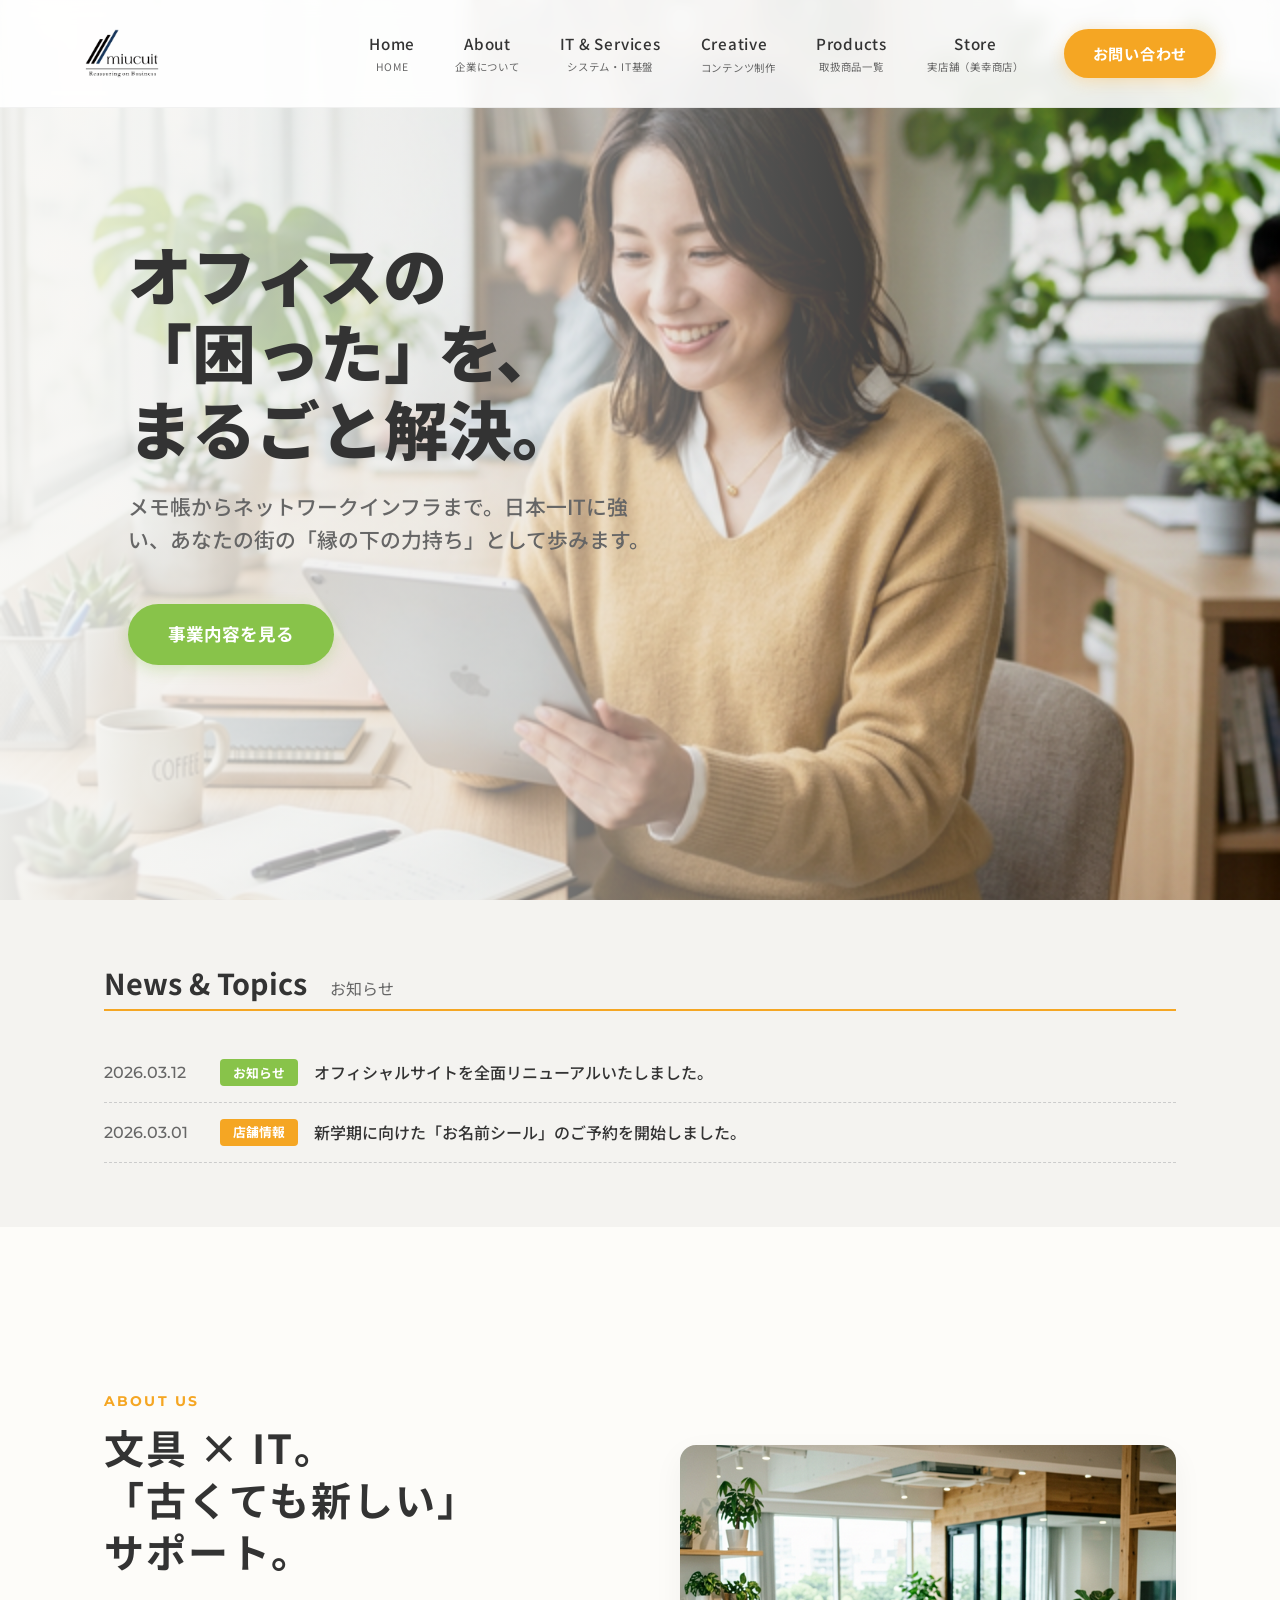
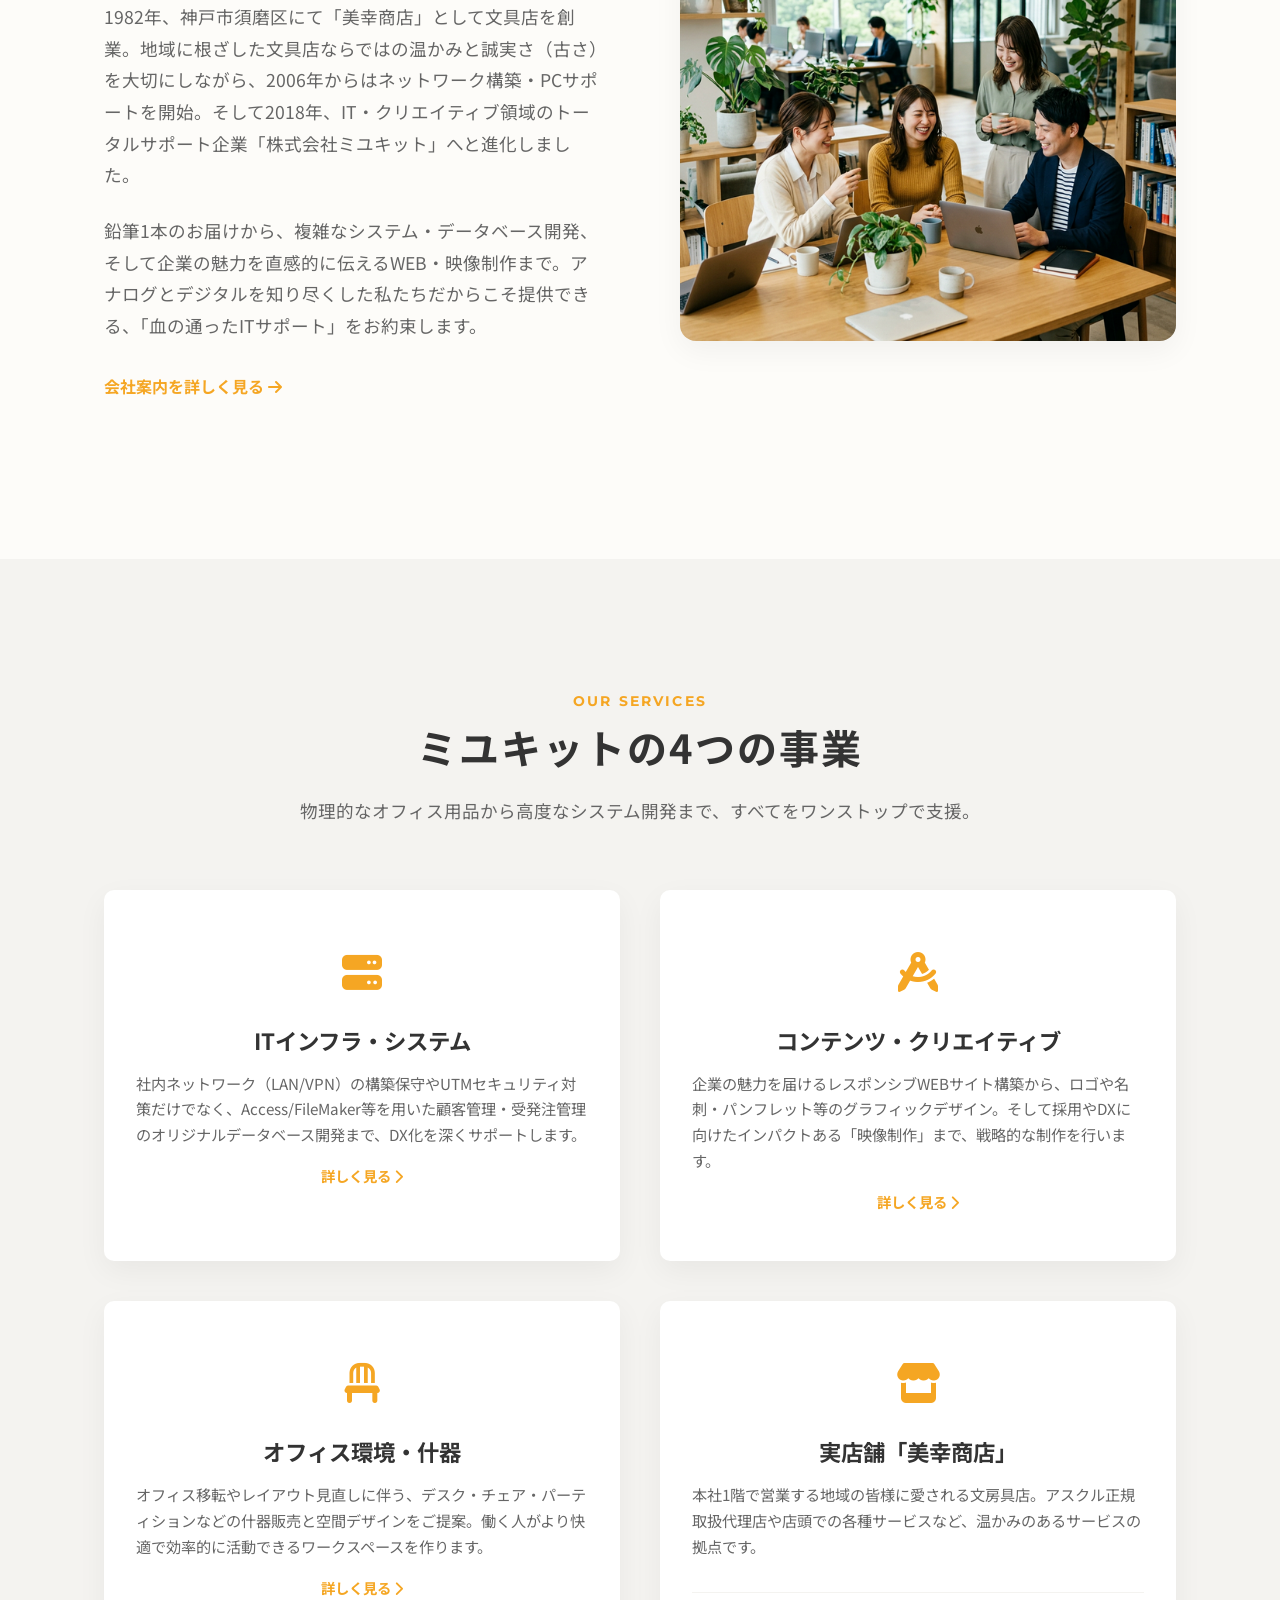
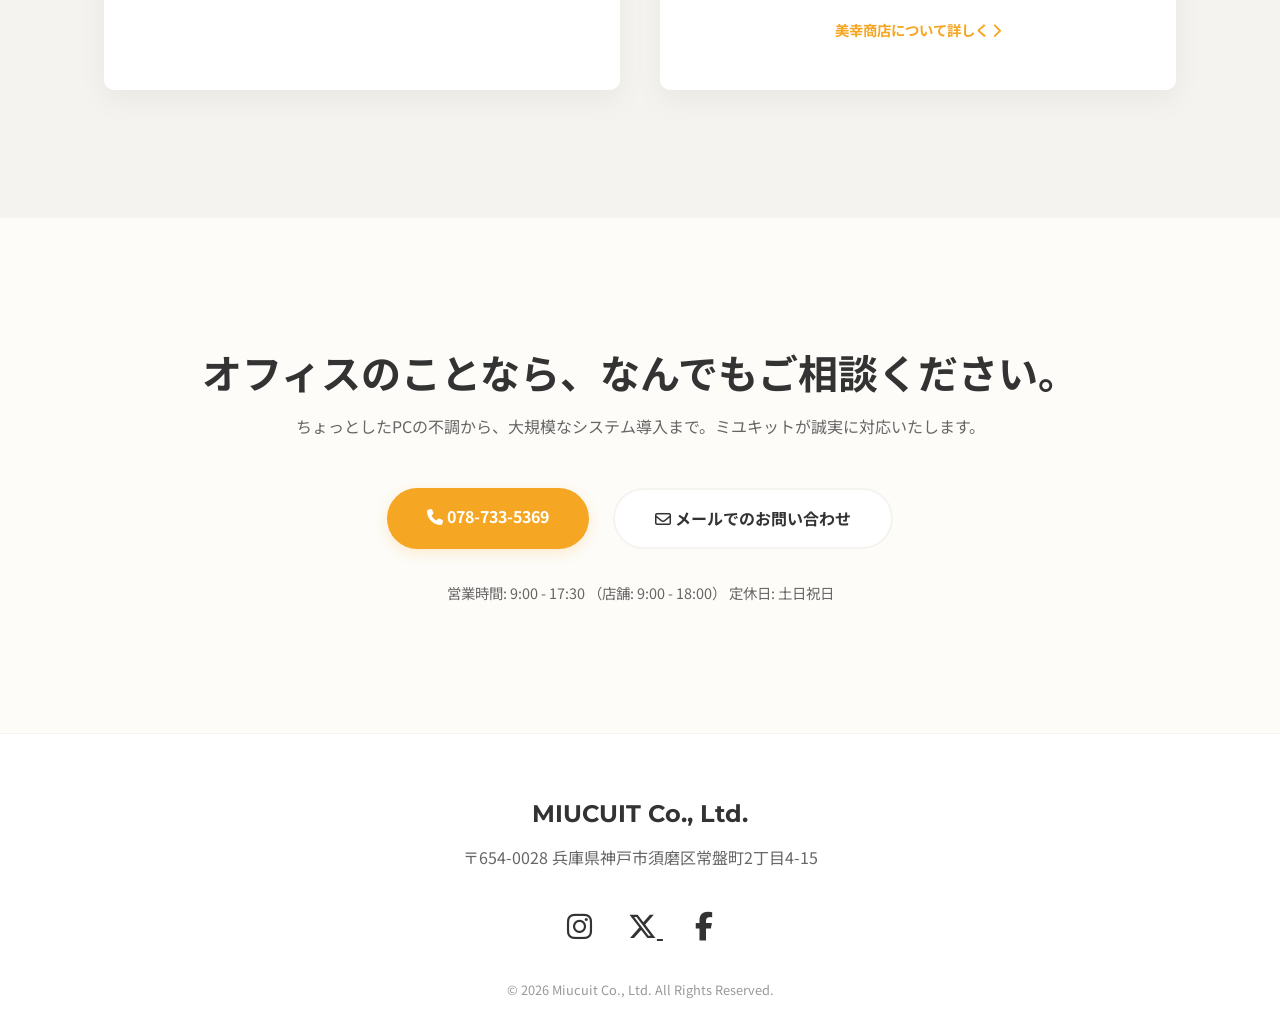
<file: index.html>
<!DOCTYPE html>
<html lang="ja">
<head>
    <meta charset="UTF-8">
    <meta name="viewport" content="width=device-width, initial-scale=1.0">
    <title>株式会社ミユキット - 文具 × ITでオフィスの「困った」をまるごと解決。</title>
    <meta name="description" content="1982年創業、神戸市須磨区の「日本一ITに強いあなたのまちの文具店」。OA機器販売、ネットワーク構築、コンテンツ制作から店舗での事務用品販売まで、オフィスのITインフラを総合サポートします。">
    <!-- Font Awesome for friendly icons -->
    <link rel="stylesheet" href="https://cdnjs.cloudflare.com/ajax/libs/font-awesome/6.4.0/css/all.min.css">
    <!-- Google Fonts: Noto Sans JP & Montserrat for modern, friendly typography -->
    <link rel="preconnect" href="https://fonts.googleapis.com">
    <link rel="preconnect" href="https://fonts.gstatic.com" crossorigin>
    <link href="https://fonts.googleapis.com/css2?family=Montserrat:wght@400;500;700&family=Noto+Sans+JP:wght@400;500;700;900&display=swap" rel="stylesheet">
    <link rel="stylesheet" href="styles.css">
    <link rel="icon" href="favicon.ico" type="image/x-icon">
</head>
<body>
    <!-- Clean, Friendly Navigation -->
    <header class="navbar">
        <div class="nav-container">
            <a href="index.html" class="logo"><img src="miucuit_logo.png" alt="ミユキット ロゴ"></a>
            
            <!-- Hamburger Menu Toggle -->
            <div class="menu-toggle" id="mobile-menu">
                <span></span>
                <span></span>
                <span></span>
            </div>

            <nav class="nav-links" id="nav-links">
                <a href="index.html">Home<span class="en">HOME</span></a>
                <a href="company.html">About<span class="en">企業について</span></a>
                <a href="service.html">IT & Services<span class="en">システム・IT基盤</span></a>
                
                <!-- Dropdown Menu -->
                <div class="has-dropdown">
                    <span class="nav-item-title">Creative<span class="en">コンテンツ制作</span></span>
                    <div class="dropdown-menu">
                        <a href="service.html#web">WEBサイト・グラフィック制作</a>
                        <a href="video.html">成果の出る動画・映像制作</a>
                    </div>
                </div>

                <a href="products.html">Products<span class="en">取扱商品一覧</span></a>
                <a href="store.html">Store<span class="en">実店舗（美幸商店）</span></a>
                <a href="#contact" class="nav-contact-btn">お問い合わせ</a>
            </nav>
        </div>
    </header>

    <!-- Hero Section (Friendly Office Vibe) -->
    <section id="home" class="hero">
        <img class="bg-img" src="index_friendly_staff.png" alt="ミユキットの親しみやすいオフィス打ち合わせ風景">
        <div class="hero-content">
            <h1 class="hero-title fade-up">オフィスの「困った」<span style="letter-spacing: -0.1em; margin-left: -0.15em;">を、</span><br>まるごと解決。</h1>
            <p class="hero-subtitle fade-up delay-1">メモ帳からネットワークインフラまで。日本一ITに強い、あなたの街の「縁の下の力持ち」として歩みます。</p>
            <a href="#services" class="hero-btn fade-up delay-2">事業内容を見る</a>
        </div>
    </section>

    <!-- News & Topics Section -->
    <section id="news" class="bg-light-gray" style="padding: 4rem 0;">
        <div class="container fade-up">
            <div style="display: flex; align-items: baseline; justify-content: space-between; margin-bottom: 2rem; border-bottom: 2px solid var(--accent-orange); padding-bottom: 0.5rem;">
                <h2 style="font-size: 1.8rem; color: var(--primary-text);">News & Topics <span style="font-size: 1rem; color: var(--secondary-text); margin-left: 1rem; font-weight: 400;">お知らせ</span></h2>
            </div>
            <!-- 手動更新用のお知らせリスト -->
            <ul style="list-style: none; padding: 0;">
                <li style="padding: 1rem 0; border-bottom: 1px dashed #ccc; display: flex; flex-wrap: wrap; gap: 1rem; align-items: center;">
                    <div style="display: flex; gap: 1rem; align-items: center;">
                        <span style="font-family: 'Montserrat', sans-serif; color: var(--secondary-text); font-weight: 500; min-width: 100px;">2026.03.12</span>
                        <span style="background-color: var(--accent-green); color: white; padding: 0.2rem 0.8rem; border-radius: 4px; font-size: 0.8rem; font-weight: 700;">お知らせ</span>
                    </div>
                    <a href="#" style="color: var(--primary-text); text-decoration: none; font-weight: 500; flex: 1; min-width: 250px;">オフィシャルサイトを全面リニューアルいたしました。</a>
                </li>
                <li style="padding: 1rem 0; border-bottom: 1px dashed #ccc; display: flex; flex-wrap: wrap; gap: 1rem; align-items: center;">
                    <div style="display: flex; gap: 1rem; align-items: center;">
                        <span style="font-family: 'Montserrat', sans-serif; color: var(--secondary-text); font-weight: 500; min-width: 100px;">2026.03.01</span>
                        <span style="background-color: var(--accent-orange); color: white; padding: 0.2rem 0.8rem; border-radius: 4px; font-size: 0.8rem; font-weight: 700;">店舗情報</span>
                    </div>
                    <a href="#" style="color: var(--primary-text); text-decoration: none; font-weight: 500; flex: 1; min-width: 250px;">新学期に向けた「お名前シール」のご予約を開始しました。</a>
                </li>
            </ul>
        </div>
    </section>

    <!-- About Section -->
    <section id="about" class="about-section">
        <div class="container fade-up">
            <div class="about-grid">
                <div class="about-text">
                    <span class="section-tag">About Us</span>
                    <h2 class="section-title"><span class="inline-block-text">文具 × IT。</span><br><span class="inline-block-text">「古くても新しい」サポート。</span></h2>
                    <p class="about-desc">
                        1982年、神戸市須磨区にて「美幸商店」として文具店を創業。地域に根ざした文具店ならではの温かみと誠実さ（古さ）を大切にしながら、2006年からはネットワーク構築・PCサポートを開始。そして2018年、IT・クリエイティブ領域のトータルサポート企業「株式会社ミユキット」へと進化しました。
                    </p>
                    <p class="about-desc" style="margin-bottom: 2rem;">
                        鉛筆1本のお届けから、複雑なシステム・データベース開発、そして企業の魅力を直感的に伝えるWEB・映像制作まで。アナログとデジタルを知り尽くした私たちだからこそ提供できる、「血の通ったITサポート」をお約束します。
                    </p>
                    <a href="company.html" style="color: var(--accent-orange); font-weight: 700; text-decoration: none;">会社案内を詳しく見る <i class="fa-solid fa-arrow-right"></i></a>
                </div>
                <div class="about-image-wrapper">
                     <!-- 既存オフィス画像を再構成配置 -->
                     <img src="modern_friendly_office_1_1773296498504.png" alt="ミユキットの明るいオフィス風景" id="index-about-image" class="about-image">
                </div>
            </div>
        </div>
    </section>

    <!-- Services Section -->
    <section id="services" class="services-section bg-light-gray">
        <div class="container">
            <div class="section-header center fade-up">
                <span class="section-tag">Our Services</span>
                <h2 class="section-title">ミユキットの4つの事業</h2>
                <p class="section-subtitle">物理的なオフィス用品から高度なシステム開発まで、すべてをワンストップで支援。</p>
            </div>

            <div class="services-grid grid-2">
                <!-- Service 1 -->
                <div class="service-card fade-up delay-1">
                    <div class="service-icon"><i class="fa-solid fa-server"></i></div>
                    <h3 class="service-title"><span class="inline-block-text">ITインフラ・</span><span class="inline-block-text">システム</span></h3>
                    <p class="service-desc" style="margin-bottom: 1rem;">
                        社内ネットワーク（LAN/VPN）の構築保守やUTMセキュリティ対策だけでなく、Access/FileMaker等を用いた顧客管理・受発注管理のオリジナルデータベース開発まで、DX化を深くサポートします。
                    </p>
                    <a href="service.html" style="font-size: 0.9rem; color: var(--accent-orange); font-weight: 700; text-decoration: none;">詳しく見る <i class="fa-solid fa-chevron-right"></i></a>
                </div>

                <!-- Service 2 -->
                <div class="service-card fade-up delay-2">
                    <div class="service-icon"><i class="fa-solid fa-compass-drafting"></i></div>
                    <h3 class="service-title"><span class="inline-block-text">コンテンツ・</span><span class="inline-block-text">クリエイティブ</span></h3>
                    <p class="service-desc" style="margin-bottom: 1rem;">
                        企業の魅力を届けるレスポンシブWEBサイト構築から、ロゴや名刺・パンフレット等のグラフィックデザイン。そして採用やDXに向けたインパクトある「映像制作」まで、戦略的な制作を行います。
                    </p>
                    <a href="service.html#web" style="font-size: 0.9rem; color: var(--accent-orange); font-weight: 700; text-decoration: none;">詳しく見る <i class="fa-solid fa-chevron-right"></i></a>
                </div>

                <!-- Service 3 -->
                <div class="service-card fade-up delay-3">
                    <div class="service-icon"><i class="fa-solid fa-chair"></i></div>
                    <h3 class="service-title"><span class="inline-block-text">オフィス環境・</span><span class="inline-block-text">什器</span></h3>
                    <p class="service-desc" style="margin-bottom: 1rem;">
                        オフィス移転やレイアウト見直しに伴う、デスク・チェア・パーティションなどの什器販売と空間デザインをご提案。働く人がより快適で効率的に活動できるワークスペースを作ります。
                    </p>
                    <a href="service.html#furniture" style="font-size: 0.9rem; color: var(--accent-orange); font-weight: 700; text-decoration: none;">詳しく見る <i class="fa-solid fa-chevron-right"></i></a>
                </div>

                <!-- Service 4 -->
                <div class="service-card fade-up delay-4" id="shop">
                    <div class="service-icon"><i class="fa-solid fa-store"></i></div>
                    <h3 class="service-title"><span class="inline-block-text">実店舗</span><span class="inline-block-text">「美幸商店」</span></h3>
                    <p class="service-desc" style="margin-bottom: 2rem;">
                        本社1階で営業する地域の皆様に愛される文房具店。アスクル正規取扱代理店や店頭での各種サービスなど、温かみのあるサービスの拠点です。
                    </p>
                    <div style="margin-top: auto; padding-top: 1.5rem; border-top: 1px solid var(--bg-light-gray);">
                        <a href="store.html" style="font-size: 0.9rem; color: var(--accent-orange); font-weight: 700; text-decoration: none;">美幸商店について詳しく <i class="fa-solid fa-chevron-right"></i></a>
                    </div>
                </div>
            </div>
        </div>
    </section>

    <!-- Contact CTA Section -->
    <section id="contact" class="cta-section">
        <div class="container center fade-up">
            <h2 class="cta-title">オフィスのことなら、なんでもご相談ください。</h2>
            <p class="cta-desc">ちょっとしたPCの不調から、大規模なシステム導入まで。ミユキットが誠実に対応いたします。</p>
            <div class="cta-actions">
                <a href="tel:078-733-5369" class="btn btn-primary"><i class="fa-solid fa-phone"></i> 078-733-5369</a>
                <a href="mailto:info@miucuit.jp" class="btn btn-secondary"><i class="fa-regular fa-envelope"></i> メールでのお問い合わせ</a>
            </div>
            <p class="business-hours">営業時間: 9:00 - 17:30 （店舗: 9:00 - 18:00） 定休日: 土日祝日</p>
        </div>
    </section>

    <!-- Footer -->
    <footer class="site-footer">
        <div class="container center">
            <h2 class="footer-logo">MIUCUIT Co., Ltd.</h2>
            <p class="footer-address">〒654-0028 兵庫県神戸市須磨区常盤町2丁目4-15</p>
            
            <div class="footer-socials" style="margin: 2rem 0;">
                <a href="https://www.instagram.com/miucuitjp/?hl=ja" target="_blank" rel="noopener noreferrer" style="color: var(--primary-text); font-size: 1.8rem; margin: 0 1rem; transition: color 0.3s;"><i class="fa-brands fa-instagram"></i></a>
                <a href="https://x.com/miucuitjp" target="_blank" rel="noopener noreferrer" style="color: var(--primary-text); font-size: 1.8rem; margin: 0 1rem; transition: color 0.3s;">
                    <svg xmlns="http://www.w3.org/2000/svg" height="1em" viewBox="0 0 512 512" style="fill: currentColor; vertical-align: -0.125em;"><!--! Font Awesome Free 6.4.0 by @fontawesome - https://fontawesome.com License - https://fontawesome.com/license (Commercial License) Copyright 2023 Fonticons, Inc. --><path d="M389.2 48h70.6L305.6 224.2 487 464H345L233.7 318.6 106.5 464H35.8L200.7 275.5 26.8 48H172.4L272.9 180.9 389.2 48zM364.4 421.8h39.1L151.1 88h-42L364.4 421.8z"/></svg>
                </a>
                <a href="https://ja-jp.facebook.com/miucuitjp/" target="_blank" rel="noopener noreferrer" style="color: var(--primary-text); font-size: 1.8rem; margin: 0 1rem; transition: color 0.3s;"><i class="fa-brands fa-facebook-f"></i></a>
            </div>

            <p class="copyright">&copy; 2026 Miucuit Co., Ltd. All Rights Reserved.</p>
        </div>
    </footer>

    <!-- Responsive Navigation Logic -->
    <script>
        document.addEventListener('DOMContentLoaded', () => {
            const mobileMenu = document.getElementById('mobile-menu');
            const navLinks = document.getElementById('nav-links');
            
            if (mobileMenu && navLinks) {
                mobileMenu.addEventListener('click', () => {
                    mobileMenu.classList.toggle('active');
                    navLinks.classList.toggle('active');
                });
            }

            // Dropdown logic for mobile
            const dropdowns = document.querySelectorAll('.has-dropdown');
            dropdowns.forEach(dropdown => {
                dropdown.addEventListener('click', (e) => {
                    if (window.innerWidth <= 900) {
                        dropdown.classList.toggle('active');
                    }
                });
            });

            // Scroll animations
            const observer = new IntersectionObserver((entries) => {
                entries.forEach(entry => {
                    if (entry.isIntersecting) {
                        entry.target.classList.add('is-visible');
                        // Prevent unobserving if you want animations to run again, but standard is to unobserve
                        observer.unobserve(entry.target);
                    }
                });
            }, {
                threshold: 0.1,
                rootMargin: "0px 0px -50px 0px"
            });

            document.querySelectorAll('.fade-up').forEach(el => {
                observer.observe(el);
            });
        });
    </script>
</body>
</html>
</file>
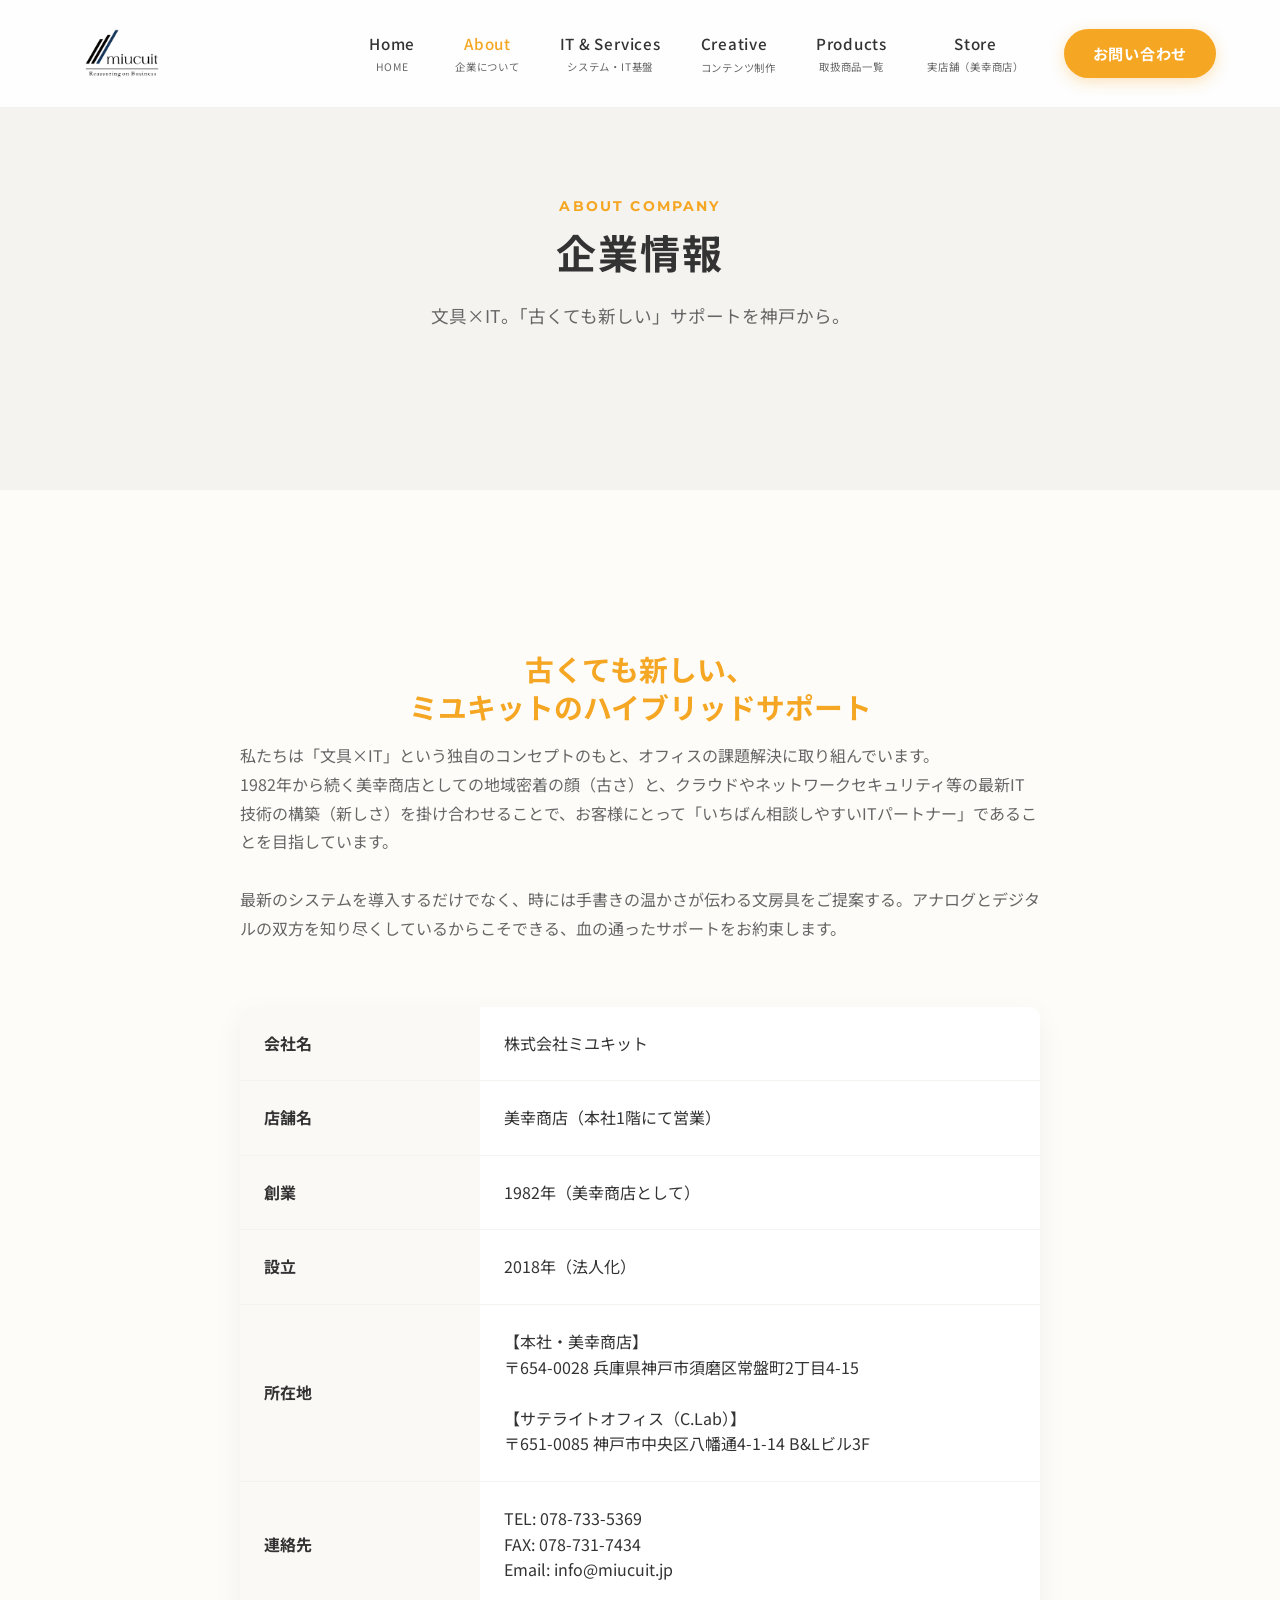
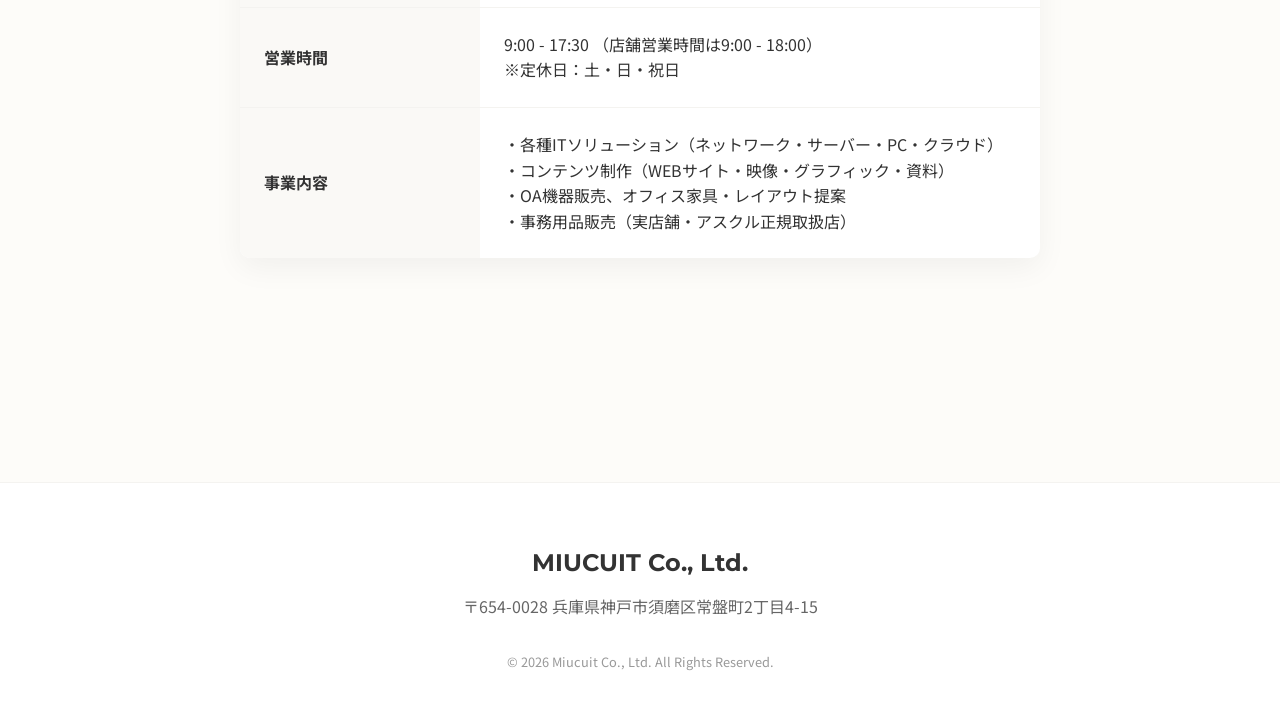
<file: about.html>
<!DOCTYPE html>
<html lang="ja">
<head>
    <meta charset="UTF-8">
    <meta name="viewport" content="width=device-width, initial-scale=1.0">
    <title>企業情報 - 株式会社ミユキット</title>
    <meta name="description" content="株式会社ミユキットの企業情報。1982年創業、神戸市須磨区を拠点とする「美幸商店」から始まり、文具とITでオフィスの課題を解決します。">
    <link rel="stylesheet" href="https://cdnjs.cloudflare.com/ajax/libs/font-awesome/6.4.0/css/all.min.css">
    <link rel="preconnect" href="https://fonts.googleapis.com">
    <link rel="preconnect" href="https://fonts.gstatic.com" crossorigin>
    <link href="https://fonts.googleapis.com/css2?family=Montserrat:wght@400;500;700&family=Noto+Sans+JP:wght@400;500;700;900&display=swap" rel="stylesheet">
    <link rel="stylesheet" href="styles.css">
    <link rel="icon" href="favicon.ico" type="image/x-icon">
    <style>
        /* Shared Subpage Header */
        .subpage-header {
            padding: 12rem 0 6rem;
            background-color: var(--bg-light-gray);
            text-align: center;
        }
        .profile-table {
            width: 100%;
            max-width: 800px;
            margin: 4rem auto;
            border-collapse: collapse;
            background: #fff;
            box-shadow: var(--shadow-soft);
            border-radius: var(--border-radius-md);
            overflow: hidden;
        }
        .profile-table th, .profile-table td {
            padding: 1.5rem;
            border-bottom: 1px solid var(--bg-light-gray);
            text-align: left;
        }
        .profile-table th {
            width: 30%;
            background-color: #faf9f6;
            color: var(--primary-text);
            font-weight: 700;
        }
        .profile-table tr:last-child th, .profile-table tr:last-child td {
            border-bottom: none;
        }
    </style>
</head>
<body>
    <header class="navbar">
        <div class="nav-container">
            <a href="index.html" class="logo"><img src="miucuit_logo.png" alt="ミユキット ロゴ"></a>
            
            <div class="menu-toggle" id="mobile-menu">
                <span></span>
                <span></span>
                <span></span>
            </div>

            <nav class="nav-links" id="nav-links">
                <a href="index.html">Home<span class="en">HOME</span></a>
                <a href="about.html" style="color: var(--accent-orange);">About<span class="en">企業について</span></a>
                <a href="service.html">IT & Services<span class="en">システム・IT基盤</span></a>
                
                <div class="has-dropdown">
                    <span class="nav-item-title">Creative<span class="en">コンテンツ制作</span></span>
                    <div class="dropdown-menu">
                        <a href="service.html#web">WEBサイト・グラフィック制作</a>
                        <a href="video.html">成果の出る動画・映像制作</a>
                    </div>
                </div>

                <a href="products.html">Products<span class="en">取扱商品一覧</span></a>
                <a href="store.html">Store<span class="en">実店舗（美幸商店）</span></a>
                <a href="index.html#contact" class="nav-contact-btn">お問い合わせ</a>
            </nav>
        </div>
    </header>

    <div class="subpage-header">
        <div class="container fade-up">
            <span class="section-tag">About Company</span>
            <h1 class="section-title">企業情報</h1>
            <p class="section-subtitle">文具×IT。「古くても新しい」サポートを神戸から。</p>
        </div>
    </div>

    <section class="about-section pt-0">
        <div class="container fade-up delay-1">
            <div style="max-width: 800px; margin: 0 auto 4rem; text-align: center;">
                <h2 style="font-size: 1.8rem; color: var(--accent-orange); margin-bottom: 1rem;"><span class="inline-block-text">古くても新しい、</span><br><span class="inline-block-text">ミユキットのハイブリッドサポート</span></h2>
                <p style="color: var(--secondary-text); line-height: 1.8; text-align: left;">
                    私たちは「文具×IT」という独自のコンセプトのもと、オフィスの課題解決に取り組んでいます。<br>
                    1982年から続く美幸商店としての地域密着の顔（古さ）と、クラウドやネットワークセキュリティ等の最新IT技術の構築（新しさ）を掛け合わせることで、お客様にとって「いちばん相談しやすいITパートナー」であることを目指しています。<br>
                    <br>
                    最新のシステムを導入するだけでなく、時には手書きの温かさが伝わる文房具をご提案する。アナログとデジタルの双方を知り尽くしているからこそできる、血の通ったサポートをお約束します。
                </p>
            </div>

            <table class="profile-table">
                <tbody>
                    <tr>
                        <th>会社名</th>
                        <td>株式会社ミユキット</td>
                    </tr>
                    <tr>
                        <th>店舗名</th>
                        <td>美幸商店（本社1階にて営業）</td>
                    </tr>
                    <tr>
                        <th>創業</th>
                        <td>1982年（美幸商店として）</td>
                    </tr>
                    <tr>
                        <th>設立</th>
                        <td>2018年（法人化）</td>
                    </tr>
                    <tr>
                        <th>所在地</th>
                        <td>
                            【本社・美幸商店】<br>
                            〒654-0028 兵庫県神戸市須磨区常盤町2丁目4-15<br><br>
                            【サテライトオフィス（C.Lab）】<br>
                            〒651-0085 神戸市中央区八幡通4-1-14 B&Lビル3F
                        </td>
                    </tr>
                    <tr>
                        <th>連絡先</th>
                        <td>TEL: 078-733-5369<br>FAX: 078-731-7434<br>Email: info@miucuit.jp</td>
                    </tr>
                    <tr>
                        <th>営業時間</th>
                        <td>9:00 - 17:30 （店舗営業時間は9:00 - 18:00）<br>※定休日：土・日・祝日</td>
                    </tr>
                    <tr>
                        <th>事業内容</th>
                        <td>
                            ・各種ITソリューション（ネットワーク・サーバー・PC・クラウド）<br>
                            ・コンテンツ制作（WEBサイト・映像・グラフィック・資料）<br>
                            ・OA機器販売、オフィス家具・レイアウト提案<br>
                            ・事務用品販売（実店舗・アスクル正規取扱店）
                        </td>
                    </tr>
                </tbody>
            </table>
        </div>
    </section>

    <!-- Footer -->
    <footer class="site-footer">
        <div class="container center">
            <h2 class="footer-logo">MIUCUIT Co., Ltd.</h2>
            <p class="footer-address">〒654-0028 兵庫県神戸市須磨区常盤町2丁目4-15</p>
            <p class="copyright">&copy; 2026 Miucuit Co., Ltd. All Rights Reserved.</p>
        </div>
    </footer>

    <script>
        document.addEventListener('DOMContentLoaded', () => {
            const mobileMenu = document.getElementById('mobile-menu');
            const navLinks = document.getElementById('nav-links');
            
            if (mobileMenu && navLinks) {
                mobileMenu.addEventListener('click', () => {
                    mobileMenu.classList.toggle('active');
                    navLinks.classList.toggle('active');
                });
            }

            const dropdowns = document.querySelectorAll('.has-dropdown');
            dropdowns.forEach(dropdown => {
                dropdown.addEventListener('click', (e) => {
                    if (window.innerWidth <= 900) {
                        dropdown.classList.toggle('active');
                    }
                });
            });

            const observer = new IntersectionObserver((entries) => {
                entries.forEach(entry => {
                    if (entry.isIntersecting) {
                        entry.target.classList.add('is-visible');
                    }
                });
            }, {
                threshold: 0.1,
                rootMargin: "0px 0px -50px 0px"
            });
            document.querySelectorAll('.fade-up').forEach(el => observer.observe(el));
        });
    </script>
</body>
</html>
</file>
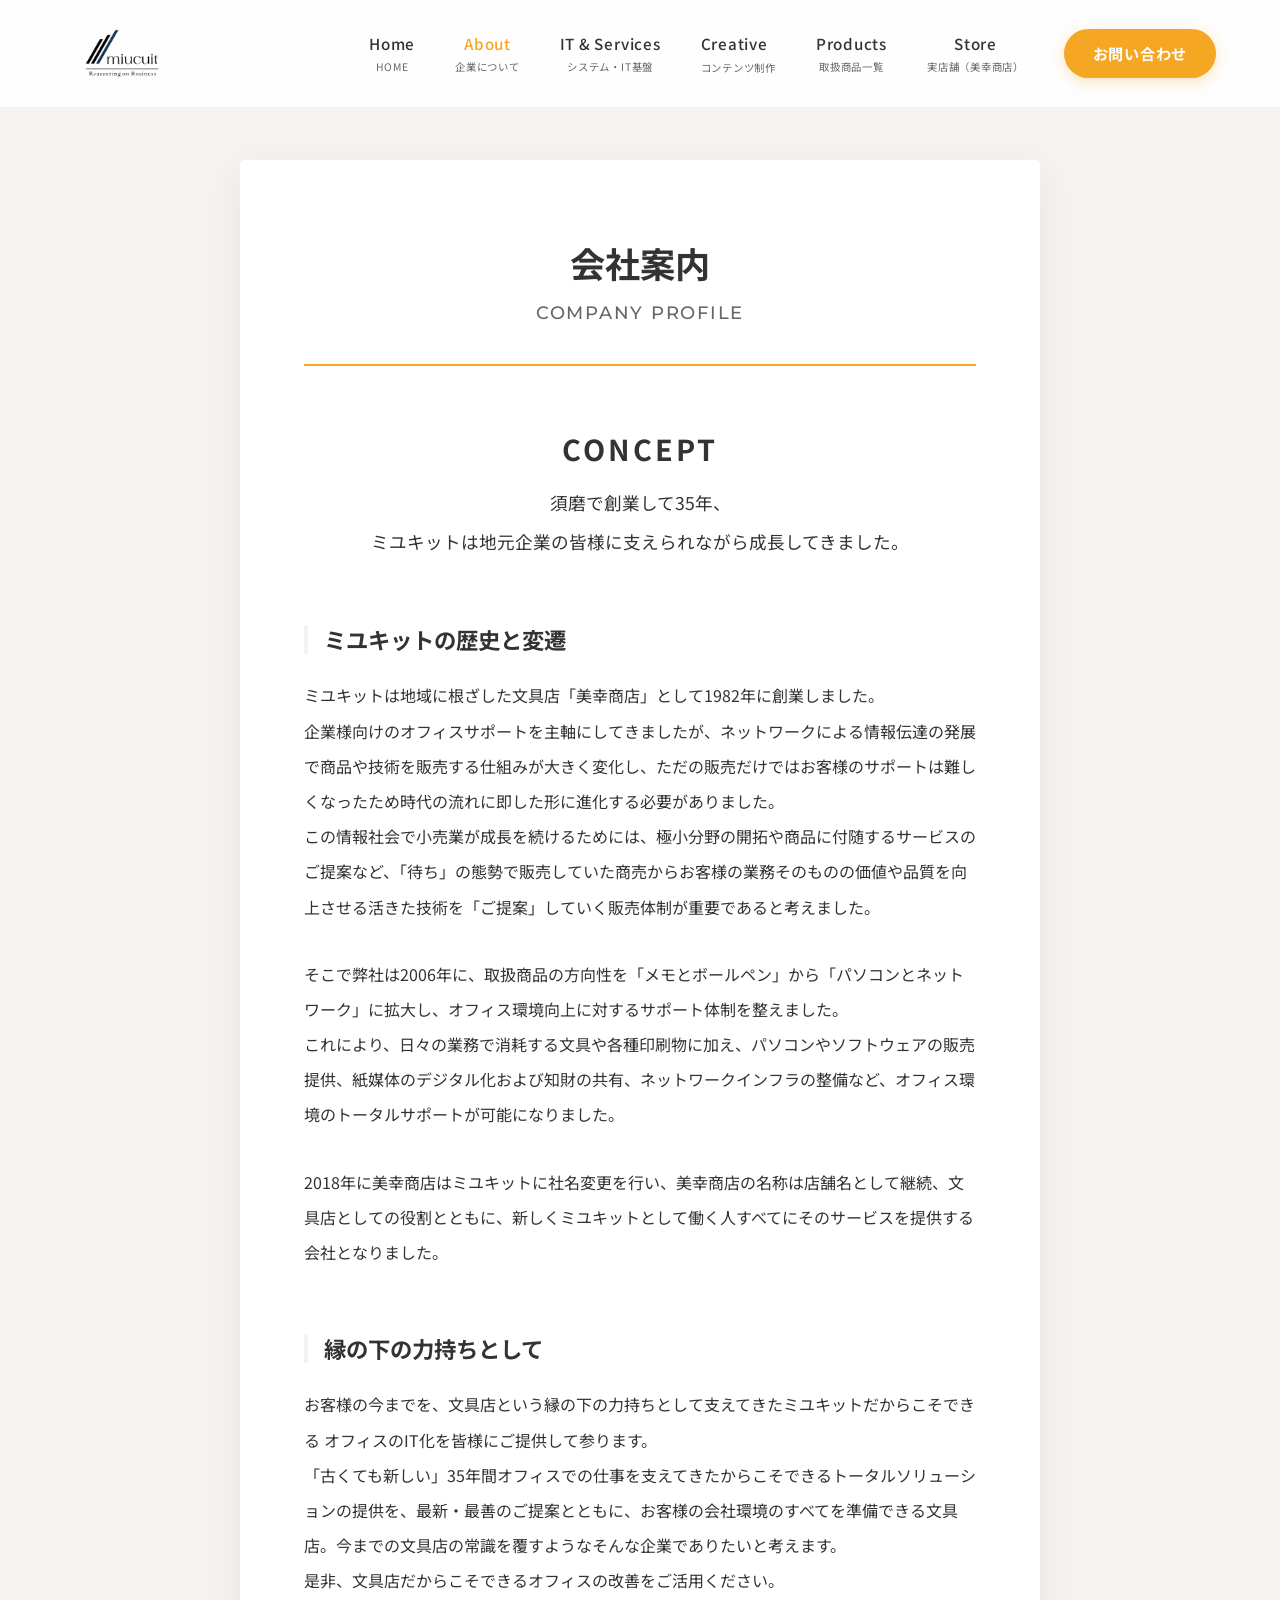
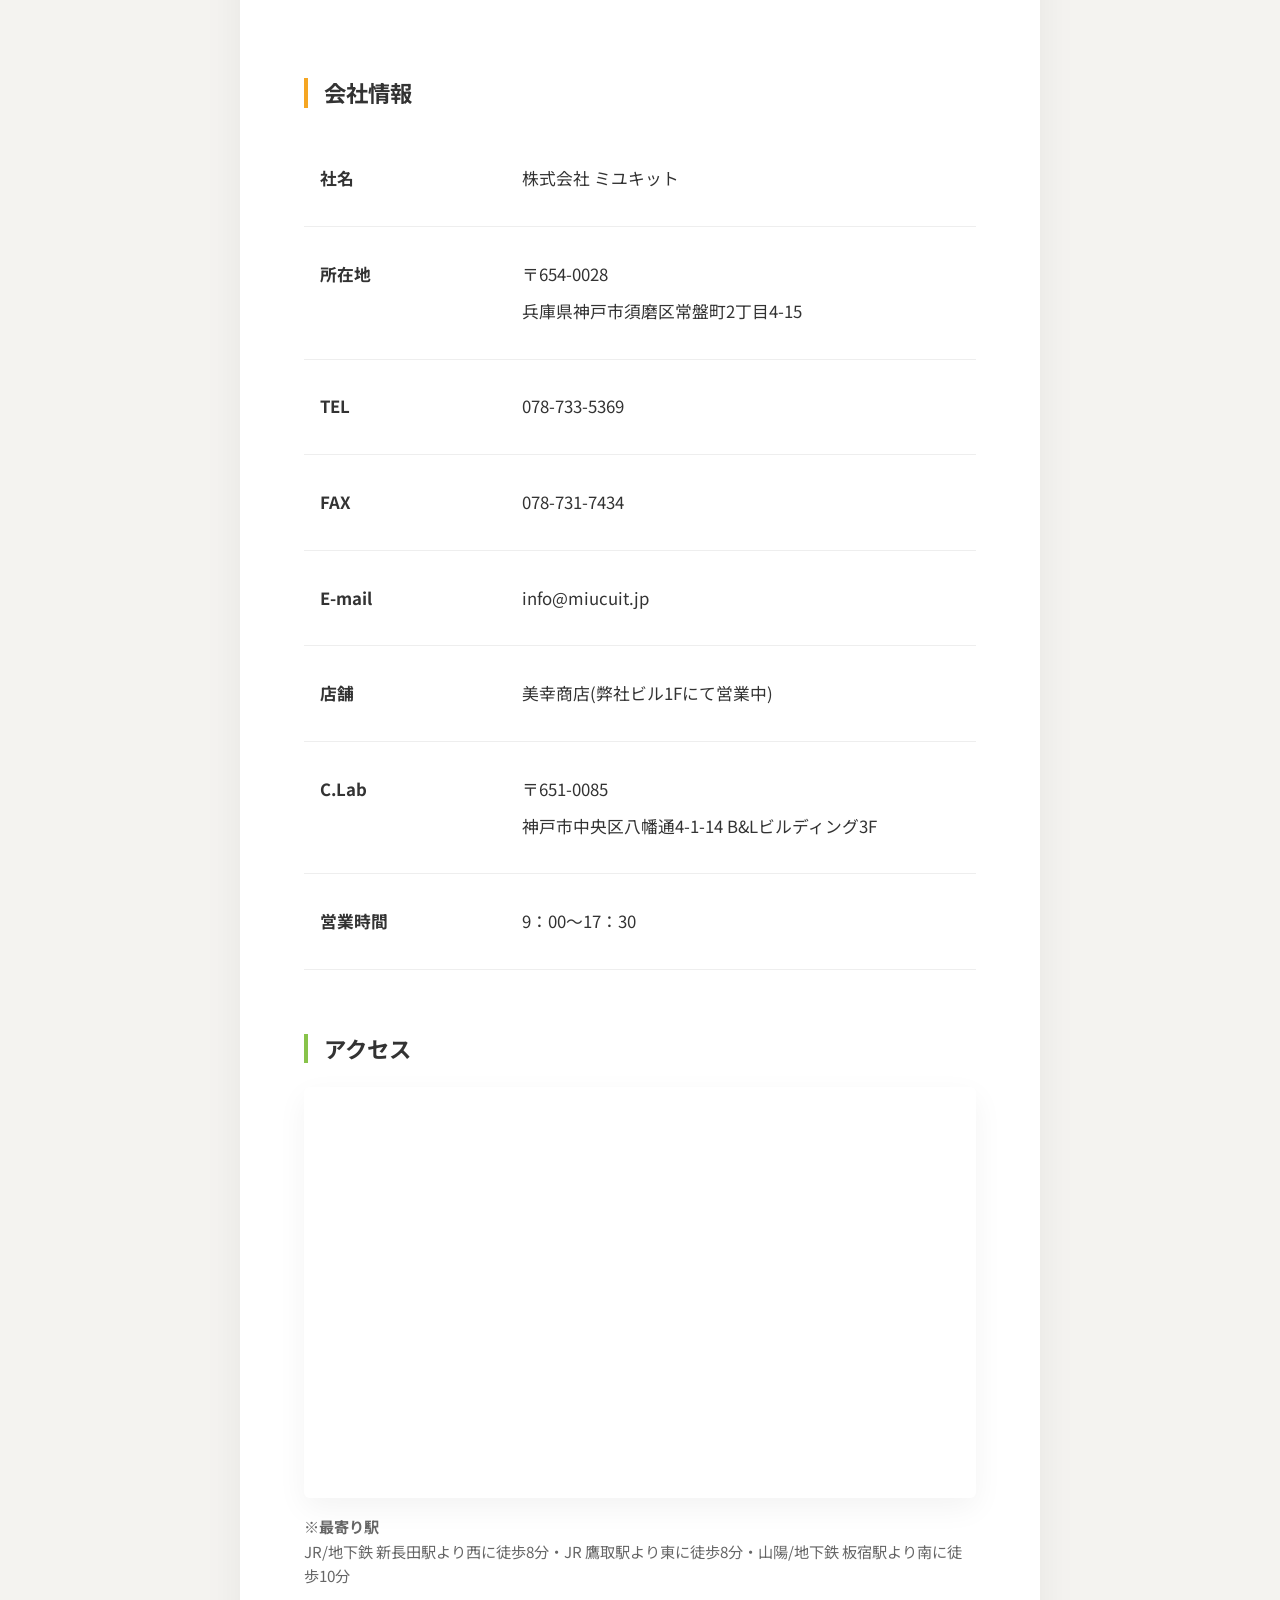
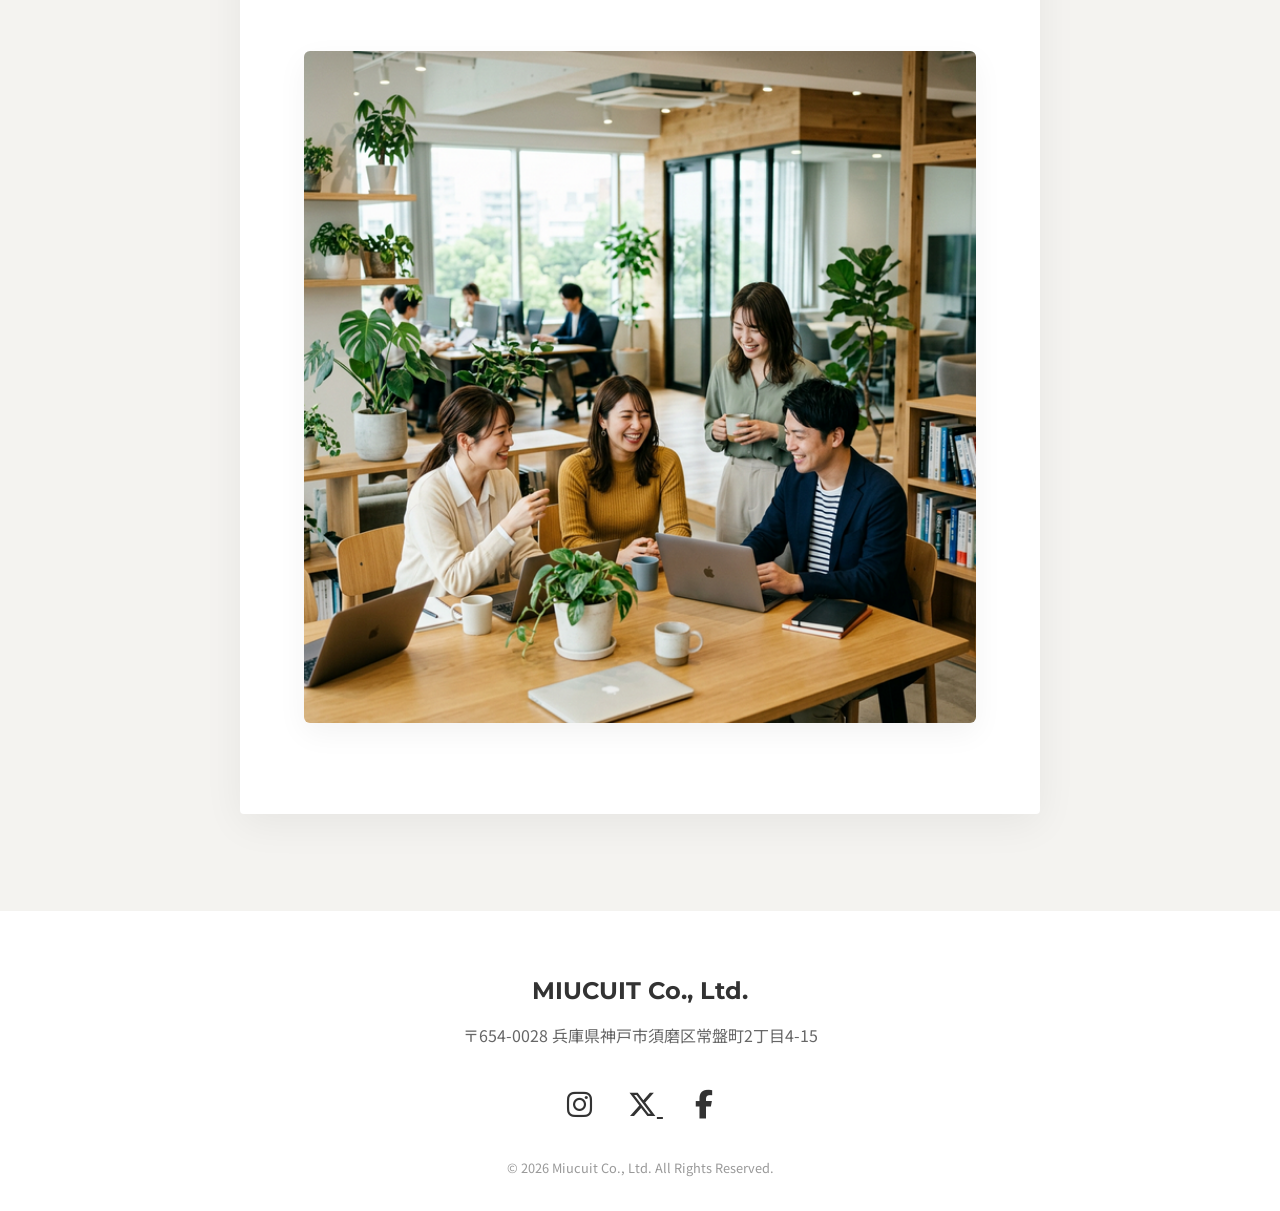
<file: company.html>
<!DOCTYPE html>
<html lang="ja">
<head>
    <meta charset="UTF-8">
    <meta name="viewport" content="width=device-width, initial-scale=1.0">
    <title>会社案内 - 株式会社ミユキット</title>
    <meta name="description" content="株式会社ミユキットの会社案内。所在地、アクセス情報、会社情報を掲載しています。">
    <!-- Font Awesome for friendly icons -->
    <link rel="stylesheet" href="https://cdnjs.cloudflare.com/ajax/libs/font-awesome/6.4.0/css/all.min.css">
    <!-- Google Fonts: Noto Sans JP & Montserrat -->
    <link rel="preconnect" href="https://fonts.googleapis.com">
    <link rel="preconnect" href="https://fonts.gstatic.com" crossorigin>
    <link href="https://fonts.googleapis.com/css2?family=Montserrat:wght@400;500;700&family=Noto+Sans+JP:wght@400;500;700;900&display=swap" rel="stylesheet">
    <link rel="stylesheet" href="styles.css">
    <link rel="icon" href="favicon.ico" type="image/x-icon">
    <style>
        /* PDF Brochure Style A4 Layout */
        .brochure-wrapper {
            background-color: var(--bg-light-gray); /* Outer background to contrast with white paper */
            padding: 10rem 0 6rem;
        }

        .brochure-container {
            max-width: 800px;
            margin: 0 auto;
            background: #ffffff; /* Clean white paper base */
            padding: 5rem 4rem;
            box-shadow: 0 10px 40px rgba(0,0,0,0.06); /* Soft paper shadow */
            border-radius: 4px; /* Crisp edges */
            color: #333333; /* Dark gray for maximum readability without being pure black */
            line-height: 2.2; /* Wide line-height for readability */
            font-family: 'Noto Sans JP', sans-serif;
        }
        
        .brochure-header {
            text-align: center;
            margin-bottom: 4rem;
            border-bottom: 2px solid var(--accent-orange);
            padding-bottom: 2rem;
        }
        
        .brochure-title {
            font-size: 2.2rem;
            color: var(--primary-text);
            margin-bottom: 0.5rem;
            word-break: keep-all;
            overflow-wrap: break-word;
        }

        .brochure-subtitle {
            font-family: 'Montserrat', sans-serif;
            font-size: 1.1rem;
            color: var(--secondary-text);
            font-weight: 500;
            letter-spacing: 0.1em;
        }
        
        .company-table {
            width: 100%;
            border-collapse: collapse;
            font-size: 1.05rem;
            margin-bottom: 4rem;
        }
        
        .company-table th, .company-table td {
            padding: 1.8rem 1rem;
            border-bottom: 1px solid #eeeeee;
            text-align: left;
            vertical-align: top;
        }
        
        .company-table th {
            width: 30%;
            font-weight: 700;
            color: var(--primary-text);
        }

        .map-section-title {
            font-size: 1.4rem;
            color: var(--primary-text);
            margin-bottom: 1.5rem;
            font-weight: 700;
            border-left: 4px solid var(--accent-green);
            padding-left: 1rem;
        }

        .map-container {
            width: 100%;
            border-radius: var(--border-radius-sm);
            overflow: hidden;
            box-shadow: var(--shadow-soft);
        }

        /* Responsive */
        @media (max-width: 768px) {
            .brochure-wrapper {
                padding: 6rem 0 2rem;
                background-color: #ffffff;
            }
            .brochure-container {
                padding: 2rem 5vw;
                box-shadow: none; /* simpler on mobile */
                border-radius: 0;
            }
            .company-table th, .company-table td {
                display: block;
                width: 100%;
            }
            .company-table th {
                padding-bottom: 0.5rem;
                border-bottom: none;
            }
            .company-table td {
                padding-top: 0;
                padding-bottom: 1.5rem;
            }
        }
    </style>
</head>
<body>
    <!-- Clean, Friendly Navigation -->
    <header class="navbar">
        <div class="nav-container">
            <a href="index.html" class="logo"><img src="miucuit_logo.png" alt="ミユキット ロゴ"></a>
            
            <div class="menu-toggle" id="mobile-menu">
                <span></span>
                <span></span>
                <span></span>
            </div>

            <nav class="nav-links" id="nav-links">
                <a href="index.html">Home<span class="en">HOME</span></a>
                <a href="company.html" style="color: var(--accent-orange);">About<span class="en">企業について</span></a>
                <a href="service.html">IT & Services<span class="en">システム・IT基盤</span></a>
                
                <div class="has-dropdown">
                    <span class="nav-item-title">Creative<span class="en">コンテンツ制作</span></span>
                    <div class="dropdown-menu">
                        <a href="service.html#web">WEBサイト・グラフィック制作</a>
                        <a href="video.html">成果の出る動画・映像制作</a>
                    </div>
                </div>

                <a href="products.html">Products<span class="en">取扱商品一覧</span></a>
                <a href="store.html">Store<span class="en">実店舗（美幸商店）</span></a>
                <a href="index.html#contact" class="nav-contact-btn">お問い合わせ</a>
            </nav>
        </div>
    </header>

    <div class="brochure-wrapper">
        <div class="brochure-container fade-up">
            
            <div class="brochure-header">
                <h1 class="brochure-title"><span class="inline-block-text">会社案内</span></h1>
                <p class="brochure-subtitle">COMPANY PROFILE</p>
            </div>

            <div class="brochure-content">
                <h2 style="font-size: 1.8rem; text-align: center; margin-bottom: 1rem; color: var(--primary-text); letter-spacing: 0.1em;">CONCEPT</h2>
                <p style="text-align: center; font-size: 1.1rem; margin-bottom: 4rem; word-break: keep-all; overflow-wrap: break-word;">須磨で創業して35年、ミユキットは地元企業の皆様に支えられながら成長してきました。</p>

                <h3 style="font-size: 1.4rem; border-left: 4px solid var(--bg-light-gray); padding-left: 1rem; margin-bottom: 1.5rem; color: var(--primary-text);">ミユキットの歴史と変遷</h3>
                <p style="margin-bottom: 2rem;">
                    ミユキットは地域に根ざした文具店「美幸商店」として1982年に創業しました。<br>
                    企業様向けのオフィスサポートを主軸にしてきましたが、ネットワークによる情報伝達の発展で商品や技術を販売する仕組みが大きく変化し、ただの販売だけではお客様のサポートは難しくなったため時代の流れに即した形に進化する必要がありました。<br>
                    この情報社会で小売業が成長を続けるためには、極小分野の開拓や商品に付随するサービスのご提案など、「待ち」の態勢で販売していた商売からお客様の業務そのものの価値や品質を向上させる活きた技術を「ご提案」していく販売体制が重要であると考えました。
                </p>
                <p style="margin-bottom: 2rem;">
                    そこで弊社は2006年に、取扱商品の方向性を「メモとボールペン」から「パソコンとネットワーク」に拡大し、オフィス環境向上に対するサポート体制を整えました。<br>
                    これにより、日々の業務で消耗する文具や各種印刷物に加え、パソコンやソフトウェアの販売提供、紙媒体のデジタル化および知財の共有、ネットワークインフラの整備など、オフィス環境のトータルサポートが可能になりました。
                </p>
                <p style="margin-bottom: 4rem;">
                    2018年に美幸商店はミユキットに社名変更を行い、美幸商店の名称は店舗名として継続、文具店としての役割とともに、新しくミユキットとして働く人すべてにそのサービスを提供する会社となりました。
                </p>

                <h3 style="font-size: 1.4rem; border-left: 4px solid var(--bg-light-gray); padding-left: 1rem; margin-bottom: 1.5rem; color: var(--primary-text);">縁の下の力持ちとして</h3>
                <p style="margin-bottom: 4rem;">
                    お客様の今までを、文具店という縁の下の力持ちとして支えてきたミユキットだからこそできる オフィスのIT化を皆様にご提供して参ります。<br>
                    「古くても新しい」35年間オフィスでの仕事を支えてきたからこそできるトータルソリューションの提供を、最新・最善のご提案とともに、お客様の会社環境のすべてを準備できる文具店。今までの文具店の常識を覆すようなそんな企業でありたいと考えます。<br>
                    是非、文具店だからこそできるオフィスの改善をご活用ください。
                </p>
                
                <h2 class="map-section-title" style="border-left-color: var(--accent-orange); margin-top: 5rem;"><span class="inline-block-text">会社情報</span></h2>
            </div>
            
            <table class="company-table">
                <tbody>
                    <tr>
                        <th>社名</th>
                        <td>株式会社 ミユキット</td>
                    </tr>
                    <tr>
                        <th>所在地</th>
                        <td>〒654-0028<br>兵庫県神戸市須磨区常盤町2丁目4-15</td>
                    </tr>
                    <tr>
                        <th>TEL</th>
                        <td>078-733-5369</td>
                    </tr>
                    <tr>
                        <th>FAX</th>
                        <td>078-731-7434</td>
                    </tr>
                    <tr>
                        <th>E-mail</th>
                        <td>info@miucuit.jp</td>
                    </tr>
                    <tr>
                        <th>店舗</th>
                        <td>美幸商店(弊社ビル1Fにて営業中)</td>
                    </tr>
                    <tr>
                        <th>C.Lab</th>
                        <td>〒651-0085<br>神戸市中央区八幡通4-1-14 B&Lビルディング3F</td>
                    </tr>
                    <tr>
                        <th>営業時間</th>
                        <td>9：00〜17：30</td>
                    </tr>
                </tbody>
            </table>

            <h2 class="map-section-title"><span class="inline-block-text">アクセス</span></h2>
            <!-- Google Map Embedding (Responsive iframe) -->
            <div class="map-container fade-up delay-1">
                <iframe width="100%" height="400" frameborder="0" scrolling="no" marginheight="0" marginwidth="0" src="https://maps.google.com/maps?q=兵庫県神戸市須磨区常盤町2丁目4-15&t=&z=16&ie=UTF8&iwloc=&output=embed" style="border:0;" allowfullscreen="" loading="lazy" referrerpolicy="no-referrer-when-downgrade"></iframe>
            </div>
            <p style="margin-top: 1rem; color: var(--secondary-text); font-size: 0.95rem; line-height: 1.6;">
                <strong>※最寄り駅</strong><br>
                JR/地下鉄 新長田駅より西に徒歩8分・JR 鷹取駅より東に徒歩8分・山陽/地下鉄 板宿駅より南に徒歩10分
            </p>

            <!-- Newly created image will be inserted here as a decorative asset for the brochure -->
            <div class="fade-up delay-2" style="margin-top: 4rem;">
                <img src="modern_friendly_office_1_1773296498504.png" id="brochure-image" alt="和やかに働くスタッフの様子" style="width: 100%; border-radius: var(--border-radius-sm); box-shadow: var(--shadow-soft);">
            </div>

        </div>
    </div>

    <!-- Footer -->
    <footer class="site-footer">
        <div class="container center">
            <h2 class="footer-logo">MIUCUIT Co., Ltd.</h2>
            <p class="footer-address">〒654-0028 兵庫県神戸市須磨区常盤町2丁目4-15</p>
            
            <div class="footer-socials" style="margin: 2rem 0;">
                <a href="https://www.instagram.com/miucuitjp/?hl=ja" target="_blank" rel="noopener noreferrer" style="color: var(--primary-text); font-size: 1.8rem; margin: 0 1rem; transition: color 0.3s;"><i class="fa-brands fa-instagram"></i></a>
                <a href="https://x.com/miucuitjp" target="_blank" rel="noopener noreferrer" style="color: var(--primary-text); font-size: 1.8rem; margin: 0 1rem; transition: color 0.3s;">
                    <svg xmlns="http://www.w3.org/2000/svg" height="1em" viewBox="0 0 512 512" style="fill: currentColor; vertical-align: -0.125em;"><path d="M389.2 48h70.6L305.6 224.2 487 464H345L233.7 318.6 106.5 464H35.8L200.7 275.5 26.8 48H172.4L272.9 180.9 389.2 48zM364.4 421.8h39.1L151.1 88h-42L364.4 421.8z"/></svg>
                </a>
                <a href="https://ja-jp.facebook.com/miucuitjp/" target="_blank" rel="noopener noreferrer" style="color: var(--primary-text); font-size: 1.8rem; margin: 0 1rem; transition: color 0.3s;"><i class="fa-brands fa-facebook-f"></i></a>
            </div>

            <p class="copyright">&copy; 2026 Miucuit Co., Ltd. All Rights Reserved.</p>
        </div>
    </footer>

    <!-- Responsive Navigation Logic -->
    <script>
        document.addEventListener('DOMContentLoaded', () => {
            const mobileMenu = document.getElementById('mobile-menu');
            const navLinks = document.getElementById('nav-links');
            
            if (mobileMenu && navLinks) {
                mobileMenu.addEventListener('click', () => {
                    mobileMenu.classList.toggle('active');
                    navLinks.classList.toggle('active');
                });
            }

            const dropdowns = document.querySelectorAll('.has-dropdown');
            dropdowns.forEach(dropdown => {
                dropdown.addEventListener('click', (e) => {
                    if (window.innerWidth <= 900) {
                        dropdown.classList.toggle('active');
                    }
                });
            });

            const observer = new IntersectionObserver((entries) => {
                entries.forEach(entry => {
                    if (entry.isIntersecting) {
                        entry.target.classList.add('is-visible');
                        observer.unobserve(entry.target);
                    }
                });
            }, {
                threshold: 0.1,
                rootMargin: "0px 0px -50px 0px"
            });
            document.querySelectorAll('.fade-up').forEach(el => observer.observe(el));
        });
    </script>
</body>
</html>
</file>
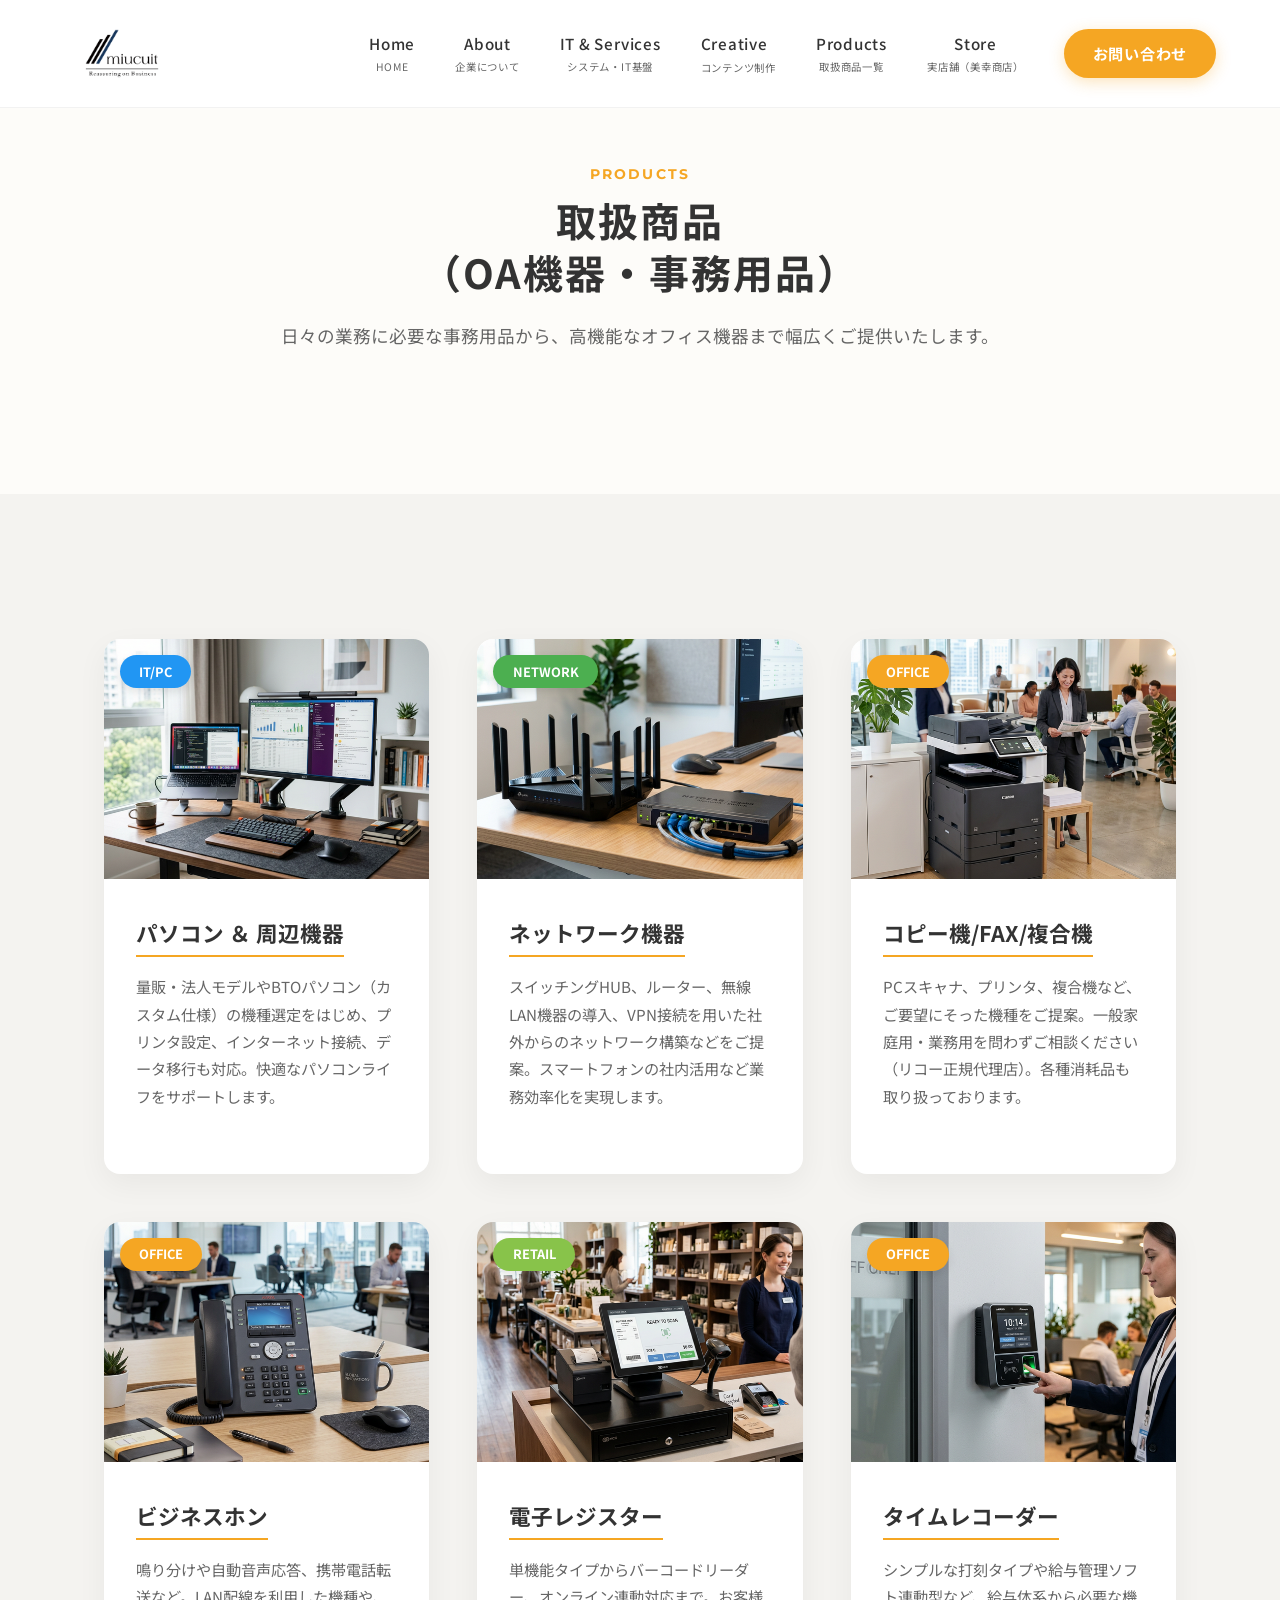
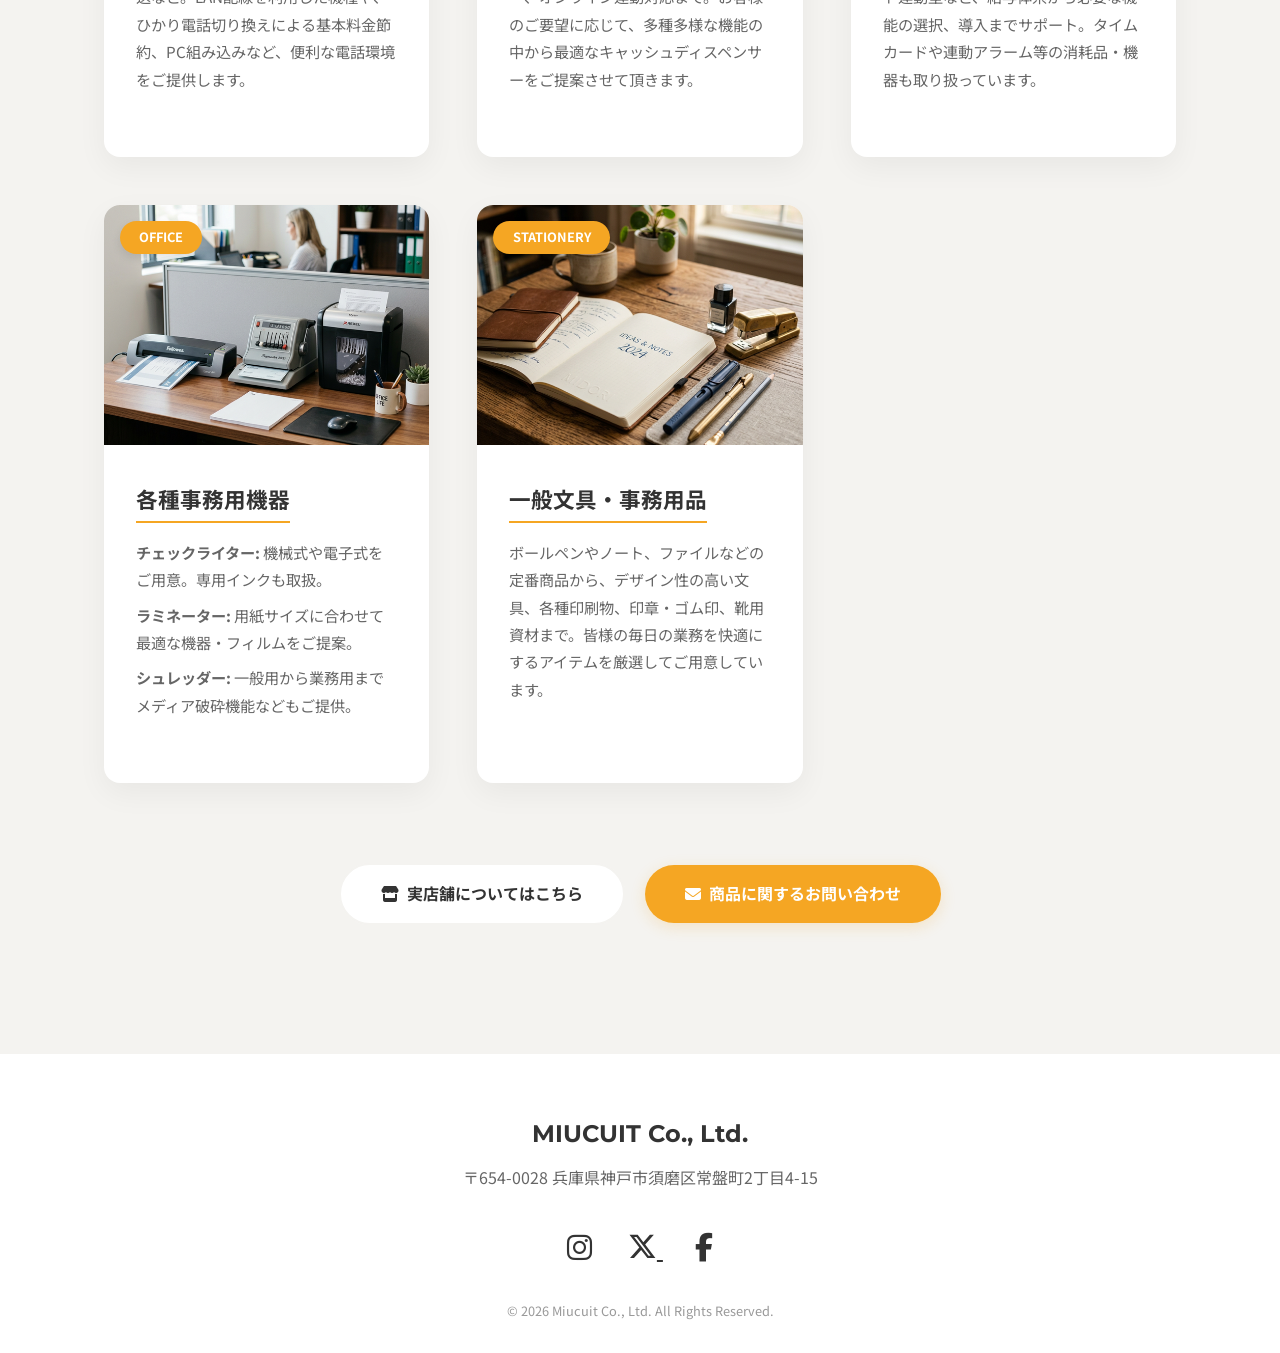
<file: products.html>
<!DOCTYPE html>
<html lang="ja">
<head>
    <meta charset="UTF-8">
    <meta name="viewport" content="width=device-width, initial-scale=1.0">
    <title>取扱商品（OA機器・事務用品） - 株式会社ミユキット</title>
    <meta name="description" content="株式会社ミユキット（美幸商店）が取り扱うOA機器、事務用品、パソコン周辺機器、ネットワーク機器などの一覧です。">
    <!-- Font Awesome -->
    <link rel="stylesheet" href="https://cdnjs.cloudflare.com/ajax/libs/font-awesome/6.4.0/css/all.min.css">
    <!-- Google Fonts -->
    <link rel="preconnect" href="https://fonts.googleapis.com">
    <link rel="preconnect" href="https://fonts.gstatic.com" crossorigin>
    <link href="https://fonts.googleapis.com/css2?family=Montserrat:wght@400;500;700&family=Noto+Sans+JP:wght@400;500;700;900&display=swap" rel="stylesheet">
    <link rel="stylesheet" href="styles.css">
    <link rel="icon" href="favicon.ico" type="image/x-icon">
    <style>
        .page-header {
            padding: 10rem 0 5rem;
            background-color: #fdfcf9;
            text-align: center;
            border-bottom: 1px solid var(--bg-light-gray);
        }
        
        .product-grid {
            display: grid;
            grid-template-columns: repeat(auto-fit, minmax(320px, 1fr));
            gap: 3rem;
            margin-top: 4rem;
        }

        .product-card {
            background: #fff;
            border-radius: var(--border-radius-lg);
            overflow: hidden;
            box-shadow: var(--shadow-soft);
            transition: transform 0.3s ease, box-shadow 0.3s ease;
            height: 100%;
            display: flex;
            flex-direction: column;
        }
        
        .product-card:hover {
            transform: translateY(-10px);
            box-shadow: var(--shadow-hover);
        }

        .product-img-wrapper {
            width: 100%;
            height: 240px;
            overflow: hidden;
            background-color: var(--bg-light-gray);
            position: relative;
        }

        .product-img-wrapper img {
            width: 100%;
            height: 100%;
            object-fit: cover;
            transition: transform 0.5s ease;
        }

        .product-card:hover .product-img-wrapper img {
            transform: scale(1.05);
        }

        .product-content {
            padding: 2.5rem 2rem;
            display: flex;
            flex-direction: column;
            flex-grow: 1;
        }
        
        .product-title {
            font-size: 1.35rem;
            color: var(--primary-text);
            margin-bottom: 1rem;
            border-bottom: 2px solid var(--accent-orange);
            padding-bottom: 0.5rem;
            display: inline-block;
            align-self: flex-start;
        }

        .product-desc {
            font-size: 0.95rem;
            color: var(--secondary-text);
            line-height: 1.8;
            margin-bottom: 1.5rem;
            flex-grow: 1;
        }
        
        /* Ribbon tag for categories */
        .category-tag {
            position: absolute;
            top: 1rem;
            left: 1rem;
            background-color: var(--accent-orange);
            color: #fff;
            padding: 0.4rem 1.2rem;
            border-radius: 50px;
            font-size: 0.8rem;
            font-weight: 700;
            z-index: 2;
            box-shadow: 0 4px 10px rgba(0,0,0,0.1);
        }

        /* Specific tag colors */
        .tag-furniture { background-color: var(--accent-green); }
        .tag-network { background-color: #4CAF50; }
        .tag-pc { background-color: #2196F3; }

    </style>
</head>
<body>
    <!-- Clean, Friendly Navigation -->
    <header class="navbar">
        <div class="nav-container">
            <a href="index.html" class="logo"><img src="miucuit_logo.png" alt="ミユキット ロゴ"></a>
            
            <div class="menu-toggle" id="mobile-menu">
                <span></span>
                <span></span>
                <span></span>
            </div>

            <nav class="nav-links" id="nav-links">
                <a href="index.html">Home<span class="en">HOME</span></a>
                <a href="company.html">About<span class="en">企業について</span></a>
                <a href="service.html">IT & Services<span class="en">システム・IT基盤</span></a>
                
                <div class="has-dropdown">
                    <span class="nav-item-title">Creative<span class="en">コンテンツ制作</span></span>
                    <div class="dropdown-menu">
                        <a href="service.html#web">WEBサイト・グラフィック制作</a>
                        <a href="video.html">成果の出る動画・映像制作</a>
                    </div>
                </div>

                <a href="products.html" class="active">Products<span class="en">取扱商品一覧</span></a>
                <a href="store.html">Store<span class="en">実店舗（美幸商店）</span></a>
                <a href="index.html#contact" class="nav-contact-btn">お問い合わせ</a>
            </nav>
        </div>
    </header>

    <div class="page-header fade-up">
        <div class="container">
            <span class="section-tag">PRODUCTS</span>
            <h1 class="section-title">取扱商品<br>（OA機器・事務用品）</h1>
            <p class="section-subtitle">日々の業務に必要な事務用品から、高機能なオフィス機器まで幅広くご提供いたします。</p>
        </div>
    </div>

    <section class="products-showcase" style="padding: 5rem 0 8rem; background-color: var(--bg-light-gray);">
        <div class="container">
            
            <div class="product-grid">
                
                <!-- Product 1 -->
                <div class="product-card fade-up delay-1">
                    <div class="product-img-wrapper">
                        <span class="category-tag tag-pc">IT/PC</span>
                        <img src="pc_accessories_1773300396827.png" alt="パソコン＆周辺機器">
                    </div>
                    <div class="product-content">
                        <h2 class="product-title">パソコン ＆ 周辺機器</h2>
                        <p class="product-desc">
                            量販・法人モデルやBTOパソコン（カスタム仕様）の機種選定をはじめ、プリンタ設定、インターネット接続、データ移行も対応。快適なパソコンライフをサポートします。
                        </p>
                    </div>
                </div>

                <!-- Product 2 -->
                <div class="product-card fade-up delay-2">
                    <div class="product-img-wrapper">
                        <span class="category-tag tag-network">NETWORK</span>
                        <img src="network_equipment_1773300412902.png" alt="ネットワーク機器">
                    </div>
                    <div class="product-content">
                        <h2 class="product-title">ネットワーク機器</h2>
                        <p class="product-desc">
                            スイッチングHUB、ルーター、無線LAN機器の導入、VPN接続を用いた社外からのネットワーク構築などをご提案。スマートフォンの社内活用など業務効率化を実現します。
                        </p>
                    </div>
                </div>

                <!-- Product 3 -->
                <div class="product-card fade-up delay-3">
                    <div class="product-img-wrapper">
                        <span class="category-tag">OFFICE</span>
                        <img src="multifunction_printer_1773300426855.png" alt="コピー機/FAX/複合機">
                    </div>
                    <div class="product-content">
                        <h2 class="product-title">コピー機/FAX/複合機</h2>
                        <p class="product-desc">
                            PCスキャナ、プリンタ、複合機など、ご要望にそった機種をご提案。一般家庭用・業務用を問わずご相談ください（リコー正規代理店）。各種消耗品も取り扱っております。
                        </p>
                    </div>
                </div>

                <!-- Product 4 -->
                <div class="product-card fade-up delay-1">
                    <div class="product-img-wrapper">
                        <span class="category-tag">OFFICE</span>
                        <img src="business_phone_1773300444264.png" alt="ビジネスホン">
                    </div>
                    <div class="product-content">
                        <h2 class="product-title">ビジネスホン</h2>
                        <p class="product-desc">
                            鳴り分けや自動音声応答、携帯電話転送など。LAN配線を利用した機種や、ひかり電話切り換えによる基本料金節約、PC組み込みなど、便利な電話環境をご提供します。
                        </p>
                    </div>
                </div>

                <!-- Product 5 -->
                <div class="product-card fade-up delay-2">
                    <div class="product-img-wrapper">
                        <span class="category-tag tag-furniture">RETAIL</span>
                        <img src="cash_register_1773300458931.png" alt="電子レジスター">
                    </div>
                    <div class="product-content">
                        <h2 class="product-title">電子レジスター</h2>
                        <p class="product-desc">
                            単機能タイプからバーコードリーダー、オンライン連動対応まで。お客様のご要望に応じて、多種多様な機能の中から最適なキャッシュディスペンサーをご提案させて頂きます。
                        </p>
                    </div>
                </div>

                <!-- Product 6 -->
                <div class="product-card fade-up delay-3">
                    <div class="product-img-wrapper">
                        <span class="category-tag">OFFICE</span>
                        <img src="time_recorder_1773300475973.png" alt="タイムレコーダー">
                    </div>
                    <div class="product-content">
                        <h2 class="product-title">タイムレコーダー</h2>
                        <p class="product-desc">
                            シンプルな打刻タイプや給与管理ソフト連動型など、給与体系から必要な機能の選択、導入までサポート。タイムカードや連動アラーム等の消耗品・機器も取り扱っています。
                        </p>
                    </div>
                </div>

                <!-- Product 7 -->
                <div class="product-card fade-up delay-1">
                    <div class="product-img-wrapper">
                        <span class="category-tag">OFFICE</span>
                        <img src="office_machines_1773300490622.png" alt="事務用機器">
                    </div>
                    <div class="product-content">
                        <h2 class="product-title">各種事務用機器</h2>
                        <p class="product-desc" style="margin-bottom: 0.5rem;">
                            <strong>チェックライター:</strong> 機械式や電子式をご用意。専用インクも取扱。
                        </p>
                        <p class="product-desc" style="margin-bottom: 0.5rem;">
                            <strong>ラミネーター:</strong> 用紙サイズに合わせて最適な機器・フィルムをご提案。
                        </p>
                        <p class="product-desc">
                            <strong>シュレッダー:</strong> 一般用から業務用までメディア破砕機能などもご提供。
                        </p>
                    </div>
                </div>
                
                <!-- Product 8 -->
                <div class="product-card fade-up delay-2">
                    <div class="product-img-wrapper">
                        <span class="category-tag">STATIONERY</span>
                        <img src="stationery_items_1773300382074.png" alt="一般文具・事務用品">
                    </div>
                    <div class="product-content">
                        <h2 class="product-title">一般文具・事務用品</h2>
                        <p class="product-desc">
                            ボールペンやノート、ファイルなどの定番商品から、デザイン性の高い文具、各種印刷物、印章・ゴム印、靴用資材まで。皆様の毎日の業務を快適にするアイテムを厳選してご用意しています。
                        </p>
                    </div>
                </div>

            </div>
            
            <div class="center fade-up delay-3" style="margin-top: 5rem;">
                <a href="store.html" class="btn btn-secondary" style="margin-right: 1rem;"><i class="fa-solid fa-store" style="margin-right: 0.5rem;"></i>実店舗についてはこちら</a>
                <a href="index.html#contact" class="btn btn-primary"><i class="fa-solid fa-envelope" style="margin-right: 0.5rem;"></i>商品に関するお問い合わせ</a>
            </div>

        </div>
    </section>

    <!-- Footer -->
    <footer class="site-footer">
        <div class="container center">
            <h2 class="footer-logo">MIUCUIT Co., Ltd.</h2>
            <p class="footer-address">〒654-0028 兵庫県神戸市須磨区常盤町2丁目4-15</p>
            
            <div class="footer-socials" style="margin: 2rem 0;">
                <a href="https://www.instagram.com/miucuitjp/?hl=ja" target="_blank" rel="noopener noreferrer" style="color: var(--primary-text); font-size: 1.8rem; margin: 0 1rem; transition: color 0.3s;"><i class="fa-brands fa-instagram"></i></a>
                <a href="https://x.com/miucuitjp" target="_blank" rel="noopener noreferrer" style="color: var(--primary-text); font-size: 1.8rem; margin: 0 1rem; transition: color 0.3s;">
                    <svg xmlns="http://www.w3.org/2000/svg" height="1em" viewBox="0 0 512 512" style="fill: currentColor; vertical-align: -0.125em;"><path d="M389.2 48h70.6L305.6 224.2 487 464H345L233.7 318.6 106.5 464H35.8L200.7 275.5 26.8 48H172.4L272.9 180.9 389.2 48zM364.4 421.8h39.1L151.1 88h-42L364.4 421.8z"/></svg>
                </a>
                <a href="https://ja-jp.facebook.com/miucuitjp/" target="_blank" rel="noopener noreferrer" style="color: var(--primary-text); font-size: 1.8rem; margin: 0 1rem; transition: color 0.3s;"><i class="fa-brands fa-facebook-f"></i></a>
            </div>

            <p class="copyright">&copy; 2026 Miucuit Co., Ltd. All Rights Reserved.</p>
        </div>
    </footer>

    <!-- Responsive Navigation Logic -->
    <script>
        document.addEventListener('DOMContentLoaded', () => {
            const mobileMenu = document.getElementById('mobile-menu');
            const navLinks = document.getElementById('nav-links');
            
            if(mobileMenu && navLinks) {
                mobileMenu.addEventListener('click', () => {
                    navLinks.classList.toggle('active');
                    mobileMenu.classList.toggle('open');
                });
            }

            const dropdowns = document.querySelectorAll('.has-dropdown');
            dropdowns.forEach(dropdown => {
                dropdown.addEventListener('click', (e) => {
                    if (window.innerWidth <= 900) {
                        dropdown.classList.toggle('active');
                    }
                });
            });

            const observer = new IntersectionObserver((entries) => {
                entries.forEach(entry => {
                    if (entry.isIntersecting) {
                        entry.target.classList.add('is-visible');
                        observer.unobserve(entry.target);
                    }
                });
            }, {
                threshold: 0.1,
                rootMargin: "0px 0px -50px 0px"
            });
            document.querySelectorAll('.fade-up').forEach(el => observer.observe(el));
        });
    </script>
</body>
</html>
</file>
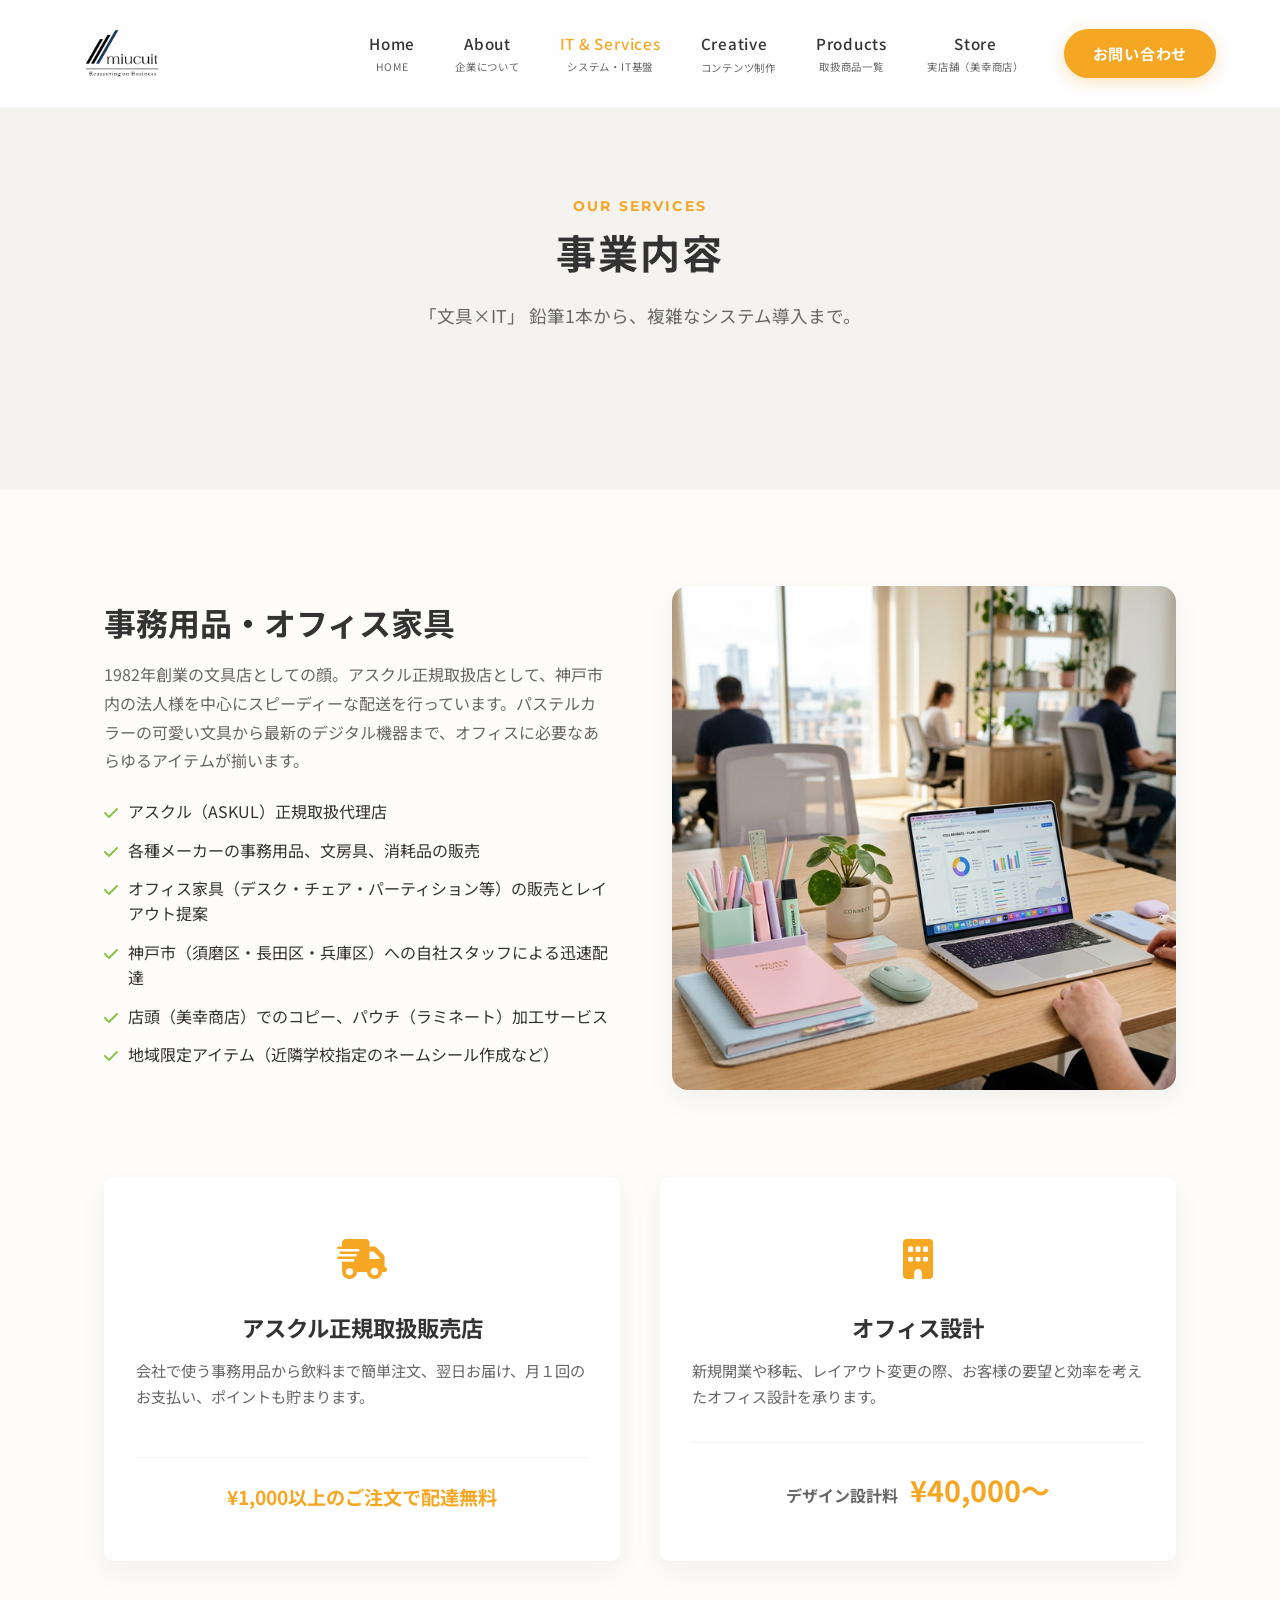
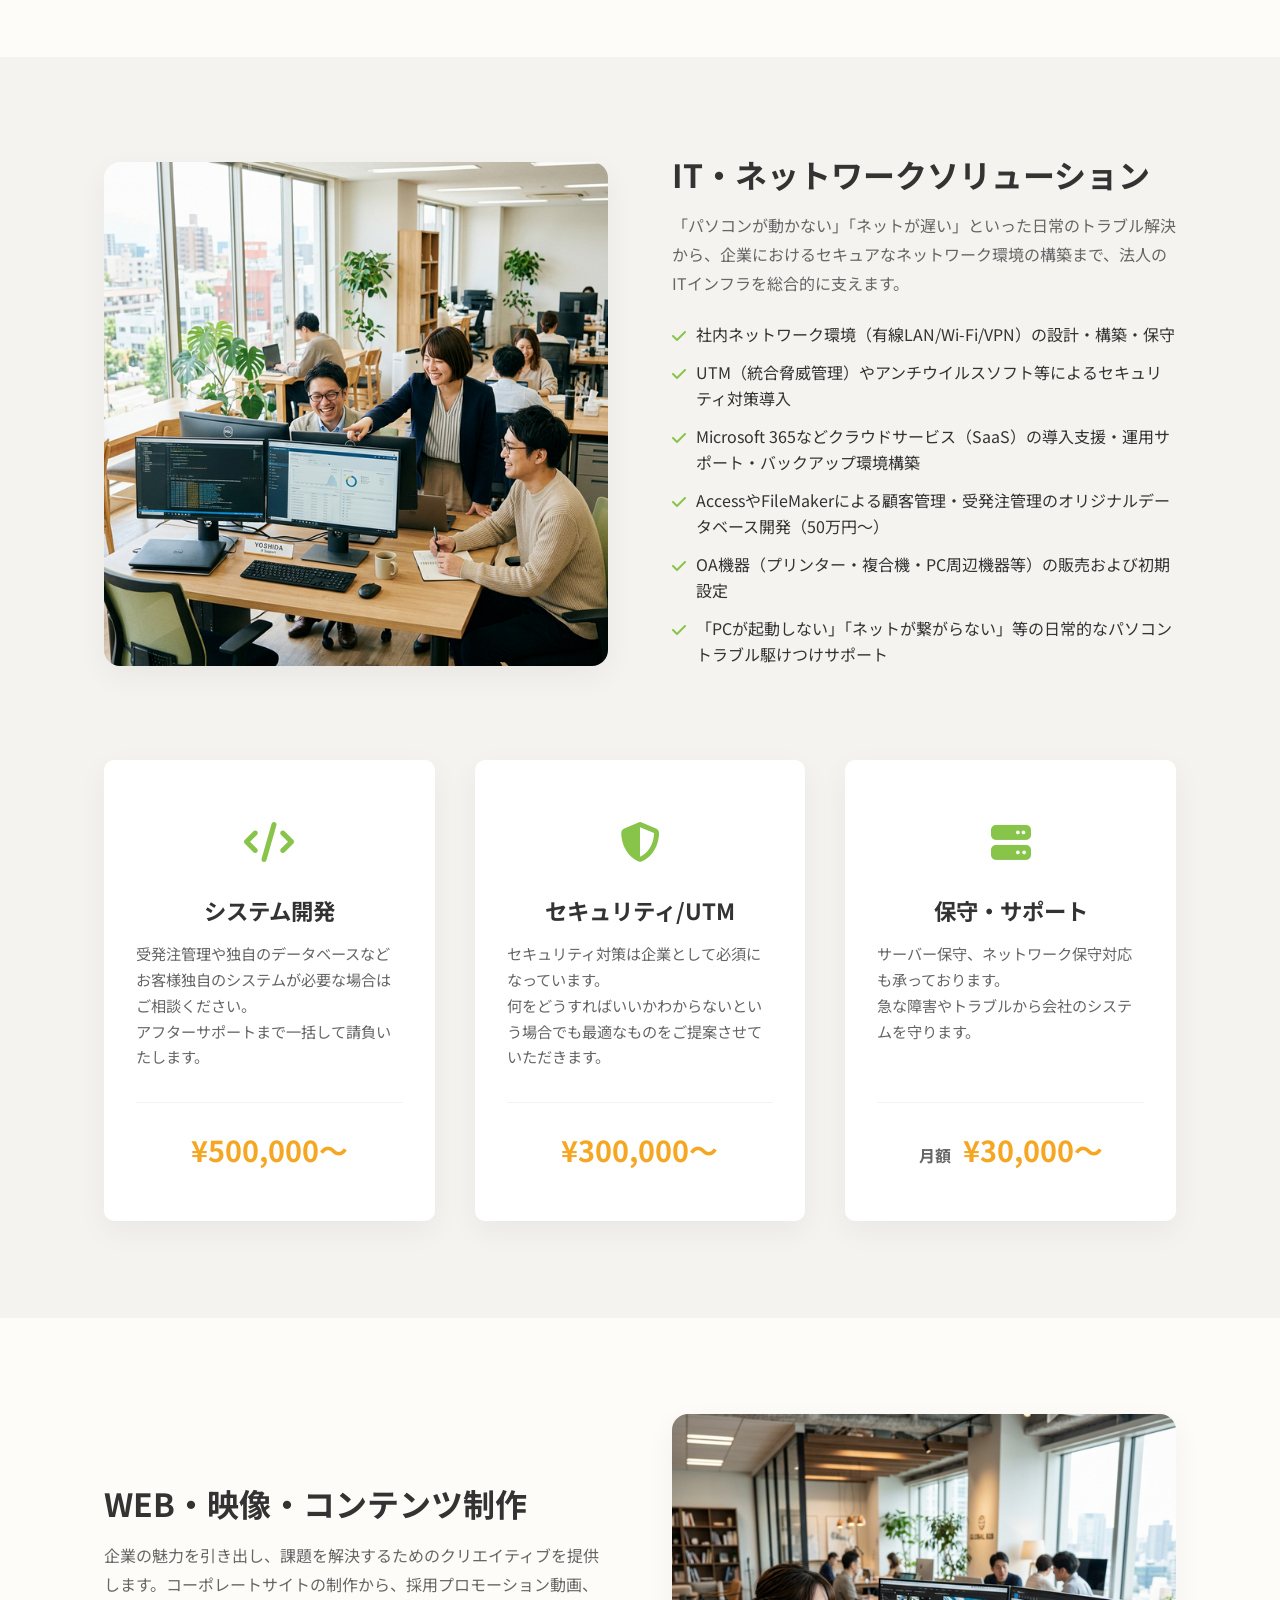
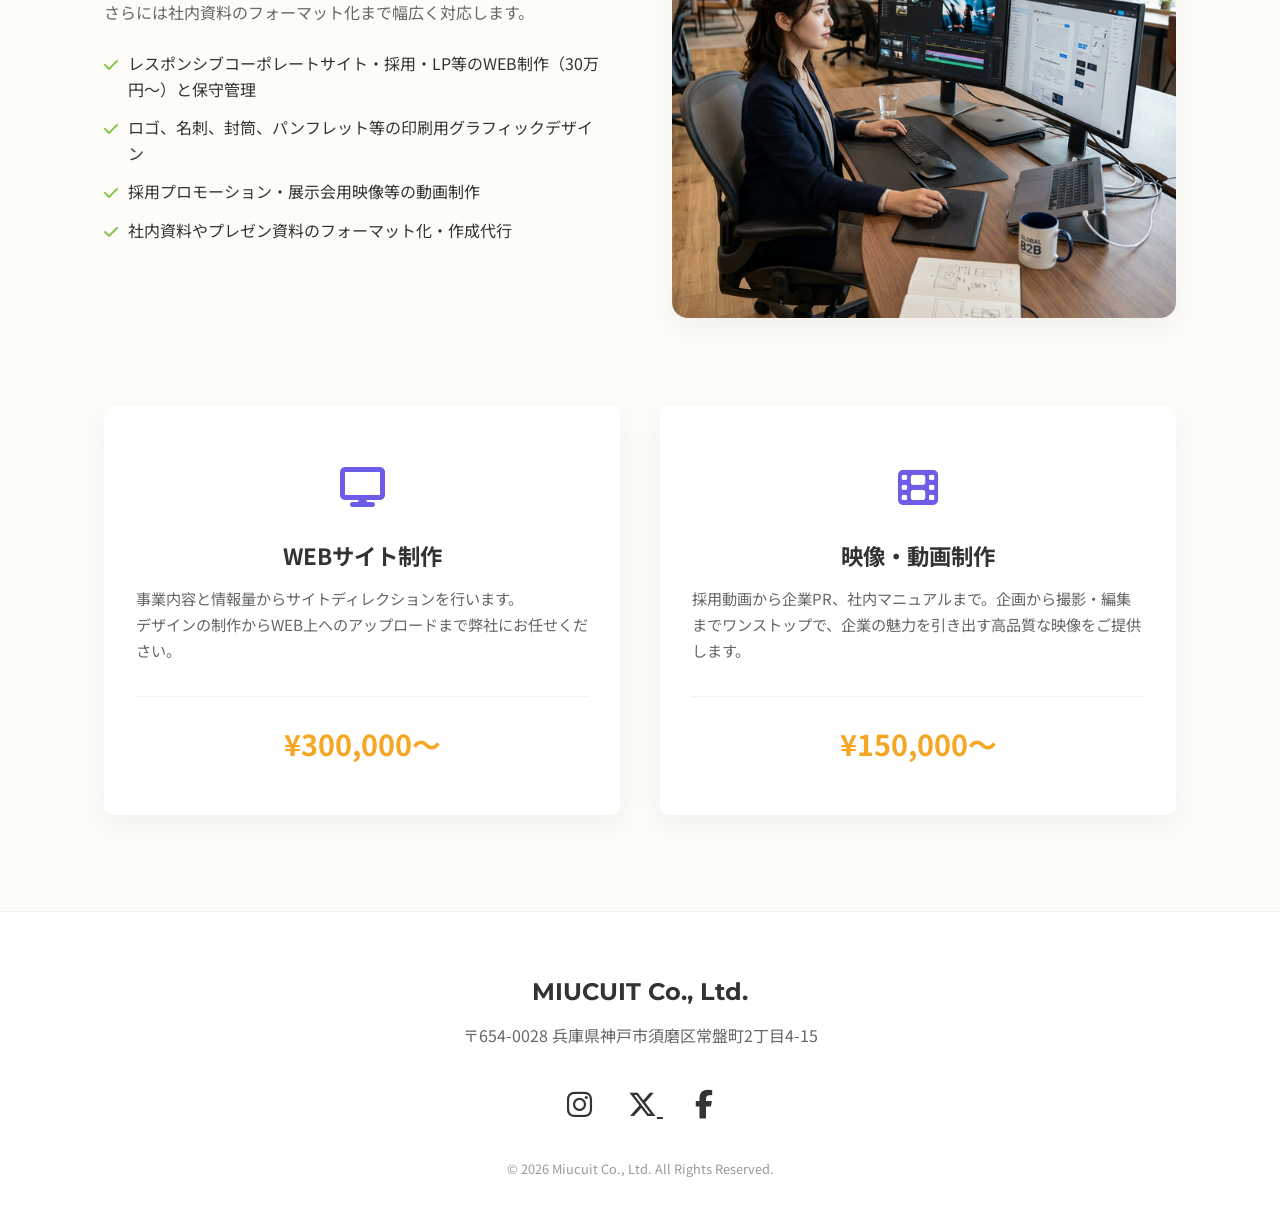
<file: service.html>
<!DOCTYPE html>
<html lang="ja">
<head>
    <meta charset="UTF-8">
    <meta name="viewport" content="width=device-width, initial-scale=1.0">
    <title>事業内容 - 株式会社ミユキット</title>
    <meta name="description" content="株式会社ミユキットの事業内容紹介。ITソリューション、コンテンツ制作、OA機器・オフィス什器、そして実店舗「美幸商店」の4本柱でオフィスの課題を解決します。">
    <link rel="stylesheet" href="https://cdnjs.cloudflare.com/ajax/libs/font-awesome/6.4.0/css/all.min.css">
    <link rel="preconnect" href="https://fonts.googleapis.com">
    <link rel="preconnect" href="https://fonts.gstatic.com" crossorigin>
    <link href="https://fonts.googleapis.com/css2?family=Montserrat:wght@400;500;700&family=Noto+Sans+JP:wght@400;500;700;900&display=swap" rel="stylesheet">
    <link rel="stylesheet" href="styles.css">
    <link rel="icon" href="favicon.ico" type="image/x-icon">
    <style>
        .subpage-header {
            padding: 12rem 0 6rem;
            background-color: var(--bg-light-gray);
            text-align: center;
        }
        .service-detail-section {
            padding: 6rem 0;
            border-bottom: 1px solid var(--bg-light-gray);
        }
        .service-detail-section:last-of-type {
            border-bottom: none;
        }
        .service-detail-grid {
            display: grid;
            grid-template-columns: 1fr 1fr;
            gap: 4rem;
            align-items: center;
        }
        .service-detail-grid.reverse .detail-text {
            order: 2;
        }
        .service-detail-grid.reverse .detail-image {
            order: 1;
        }
        .detail-image img {
            width: 100%;
            border-radius: var(--border-radius-lg);
            box-shadow: var(--shadow-soft);
        }
        .detail-title {
            font-size: 2rem;
            margin-bottom: 1rem;
        }
        .detail-desc {
            color: var(--secondary-text);
            margin-bottom: 1.5rem;
            line-height: 1.8;
        }
        .detail-list {
            list-style: none;
            padding: 0;
        }
        .detail-list li {
            position: relative;
            padding-left: 1.5rem;
            margin-bottom: 0.8rem;
            color: var(--primary-text);
        }
        .detail-list li::before {
            content: '\f00c';
            font-family: 'Font Awesome 6 Free';
            font-weight: 900;
            position: absolute;
            left: 0;
            top: 2px;
            color: var(--accent-green);
        }
        @media (max-width: 900px) {
            .service-detail-grid, .service-detail-grid.reverse {
                grid-template-columns: 1fr;
            }
            .service-detail-grid.reverse .detail-text { order: 1; }
            .service-detail-grid.reverse .detail-image { order: 2; }
        }
    </style>
</head>
<body>
    <header class="navbar">
        <div class="nav-container">
            <a href="index.html" class="logo"><img src="miucuit_logo.png" alt="ミユキット ロゴ"></a>
            
            <div class="menu-toggle" id="mobile-menu">
                <span></span>
                <span></span>
                <span></span>
            </div>

            <nav class="nav-links" id="nav-links">
                <a href="index.html">Home<span class="en">HOME</span></a>
                <a href="company.html">About<span class="en">企業について</span></a>
                <a href="service.html" style="color: var(--accent-orange);">IT & Services<span class="en">システム・IT基盤</span></a>
                
                <div class="has-dropdown">
                    <span class="nav-item-title">Creative<span class="en">コンテンツ制作</span></span>
                    <div class="dropdown-menu">
                        <a href="service.html#web">WEBサイト・グラフィック制作</a>
                        <a href="video.html">成果の出る動画・映像制作</a>
                    </div>
                </div>

                <a href="products.html">Products<span class="en">取扱商品一覧</span></a>
                <a href="store.html">Store<span class="en">実店舗（美幸商店）</span></a>
                <a href="index.html#contact" class="nav-contact-btn">お問い合わせ</a>
            </nav>
        </div>
    </header>

    <div class="subpage-header">
        <div class="container fade-up">
            <span class="section-tag">Our Services</span>
            <h1 class="section-title">事業内容</h1>
            <p class="section-subtitle">「文具×IT」 鉛筆1本から、複雑なシステム導入まで。</p>
        </div>
    </div>

    <!-- Service 1: Office Supplies (Using Generated Image) -->
    <section class="service-detail-section">
        <div class="container fade-up">
            <div class="service-detail-grid">
                <div class="detail-text">
                    <h2 class="detail-title"><span class="inline-block-text">事務用品・</span><span class="inline-block-text">オフィス家具</span></h2>
                    <p class="detail-desc">
                        1982年創業の文具店としての顔。アスクル正規取扱店として、神戸市内の法人様を中心にスピーディーな配送を行っています。パステルカラーの可愛い文具から最新のデジタル機器まで、オフィスに必要なあらゆるアイテムが揃います。
                    </p>
                    <ul class="detail-list">
                        <li>アスクル（ASKUL）正規取扱代理店</li>
                        <li>各種メーカーの事務用品、文房具、消耗品の販売</li>
                        <li>オフィス家具（デスク・チェア・パーティション等）の販売とレイアウト提案</li>
                        <li>神戸市（須磨区・長田区・兵庫区）への自社スタッフによる迅速配達</li>
                        <li>店頭（美幸商店）でのコピー、パウチ（ラミネート）加工サービス</li>
                        <li>地域限定アイテム（近隣学校指定のネームシール作成など）</li>
                    </ul>
                </div>
                <div class="detail-image">
                    <img src="office_supplies_bg.png" alt="パステルカラーの文具と最新IT機器が調和したデスク">
                </div>
            </div>

            <!-- Office Supplies Pricing Cards -->
            <div class="services-grid grid-2" style="margin-top: 5rem;">
                <!-- Card 1 -->
                <div class="service-card fade-up delay-1">
                    <div class="service-icon" style="color: var(--accent-orange);"><i class="fa-solid fa-truck-fast"></i></div>
                    <h3 class="service-title">アスクル正規取扱販売店</h3>
                    <p class="service-desc" style="margin-bottom: 2rem;">
                        会社で使う事務用品から飲料まで簡単注文、翌日お届け、月１回のお支払い、ポイントも貯まります。
                    </p>
                    <div style="margin-top: auto; padding-top: 1.5rem; border-top: 1px solid var(--bg-light-gray);">
                        <span style="display: block; font-size: 1.2rem; color: var(--accent-orange); font-weight: 700;">¥1,000以上のご注文で配達無料</span>
                    </div>
                </div>

                <!-- Card 2 -->
                <div class="service-card fade-up delay-2">
                    <div class="service-icon" style="color: var(--accent-orange);"><i class="fa-solid fa-building"></i></div>
                    <h3 class="service-title">オフィス設計</h3>
                    <p class="service-desc" style="margin-bottom: 2rem;">
                        新規開業や移転、レイアウト変更の際、お客様の要望と効率を考えたオフィス設計を承ります。
                    </p>
                    <div style="margin-top: auto; padding-top: 1.5rem; border-top: 1px solid var(--bg-light-gray);">
                        <span style="font-size: 1rem; font-weight: 700; color: var(--secondary-text); margin-right: 0.5rem;">デザイン設計料</span>
                        <span style="font-size: 1.8rem; color: var(--accent-orange); font-weight: 700;">¥40,000〜</span>
                    </div>
                </div>
            </div>
        </div>
    </section>

    <!-- Service 2: IT Solutions -->
    <section class="service-detail-section bg-light-gray">
        <div class="container fade-up delay-1">
            <div class="service-detail-grid reverse">
                <div class="detail-text">
                    <h2 class="detail-title"><span class="inline-block-text">IT・ネットワーク</span><span class="inline-block-text">ソリューション</span></h2>
                    <p class="detail-desc">
                        「パソコンが動かない」「ネットが遅い」といった日常のトラブル解決から、企業におけるセキュアなネットワーク環境の構築まで、法人のITインフラを総合的に支えます。
                    </p>
                    <ul class="detail-list">
                        <li>社内ネットワーク環境（有線LAN/Wi-Fi/VPN）の設計・構築・保守</li>
                        <li>UTM（統合脅威管理）やアンチウイルスソフト等によるセキュリティ対策導入</li>
                        <li>Microsoft 365などクラウドサービス（SaaS）の導入支援・運用サポート・バックアップ環境構築</li>
                        <li>AccessやFileMakerによる顧客管理・受発注管理のオリジナルデータベース開発（50万円〜）</li>
                        <li>OA機器（プリンター・複合機・PC周辺機器等）の販売および初期設定</li>
                        <li>「PCが起動しない」「ネットが繋がらない」等の日常的なパソコントラブル駆けつけサポート</li>
                    </ul>
                </div>
                <div class="detail-image">
                    <!-- Placeholder using friendly office bg -->
                    <img src="friendly_office_bg.png" alt="ITサポートを行う和やかなオフィス風景">
                </div>
            </div>

            <!-- IT Services Pricing Cards -->
            <div class="services-grid grid-3" style="margin-top: 5rem;">
                <!-- Card 1 -->
                <div class="service-card fade-up delay-1">
                    <div class="service-icon" style="color: var(--accent-green);"><i class="fa-solid fa-code"></i></div>
                    <h3 class="service-title">システム開発</h3>
                    <p class="service-desc" style="margin-bottom: 2rem;">
                        受発注管理や独自のデータベースなどお客様独自のシステムが必要な場合はご相談ください。<br>アフターサポートまで一括して請負いたします。
                    </p>
                    <div style="margin-top: auto; padding-top: 1.5rem; border-top: 1px solid var(--bg-light-gray);">
                        <span style="display: block; font-size: 1.8rem; color: var(--accent-orange); font-weight: 700;">¥500,000〜</span>
                    </div>
                </div>

                <!-- Card 2 -->
                <div class="service-card fade-up delay-2">
                    <div class="service-icon" style="color: var(--accent-green);"><i class="fa-solid fa-shield-halved"></i></div>
                    <h3 class="service-title">セキュリティ/UTM</h3>
                    <p class="service-desc" style="margin-bottom: 2rem;">
                        セキュリティ対策は企業として必須になっています。<br>何をどうすればいいかわからないという場合でも最適なものをご提案させていただきます。
                    </p>
                    <div style="margin-top: auto; padding-top: 1.5rem; border-top: 1px solid var(--bg-light-gray);">
                        <span style="display: block; font-size: 1.8rem; color: var(--accent-orange); font-weight: 700;">¥300,000〜</span>
                    </div>
                </div>

                <!-- Card 3 -->
                <div class="service-card fade-up delay-3">
                    <div class="service-icon" style="color: var(--accent-green);"><i class="fa-solid fa-server"></i></div>
                    <h3 class="service-title">保守・サポート</h3>
                    <p class="service-desc" style="margin-bottom: 2rem;">
                        サーバー保守、ネットワーク保守対応も承っております。<br>急な障害やトラブルから会社のシステムを守ります。
                    </p>
                    <div style="margin-top: auto; padding-top: 1.5rem; border-top: 1px solid var(--bg-light-gray);">
                        <span style="font-size: 1rem; font-weight: 700; color: var(--secondary-text); margin-right: 0.5rem;">月額</span>
                        <span style="font-size: 1.8rem; color: var(--accent-orange); font-weight: 700;">¥30,000〜</span>
                    </div>
                </div>
            </div>

        </div>
    </section>

    <!-- Service 3: Content Production -->
    <section class="service-detail-section" id="web">
        <div class="container fade-up delay-2">
            <div class="service-detail-grid">
                <div class="detail-text">
                    <h2 class="detail-title"><span class="inline-block-text">WEB・映像・</span><span class="inline-block-text">コンテンツ制作</span></h2>
                    <p class="detail-desc">
                        企業の魅力を引き出し、課題を解決するためのクリエイティブを提供します。コーポレートサイトの制作から、採用プロモーション動画、さらには社内資料のフォーマット化まで幅広く対応します。
                    </p>
                    <ul class="detail-list">
                        <li>レスポンシブコーポレートサイト・採用・LP等のWEB制作（30万円〜）と保守管理</li>
                        <li>ロゴ、名刺、封筒、パンフレット等の印刷用グラフィックデザイン</li>
                        <li>採用プロモーション・展示会用映像等の動画制作</li>
                        <li>社内資料やプレゼン資料のフォーマット化・作成代行</li>
                    </ul>
                </div>
                <div class="detail-image">
                    <img src="creative_production_bg.png" alt="洗練されたクリエイティブなオフィス環境でプロモーション動画の映像編集を行う様子">
                </div>
            </div>

            <!-- Creative Production Pricing Cards -->
            <div class="services-grid grid-2" style="margin-top: 5rem;">
                <!-- Card 1 -->
                <div class="service-card fade-up delay-1">
                    <div class="service-icon" style="color: #6c5ce7;"><i class="fa-solid fa-display"></i></div>
                    <h3 class="service-title">WEBサイト制作</h3>
                    <p class="service-desc" style="margin-bottom: 2rem;">
                        事業内容と情報量からサイトディレクションを行います。<br>デザインの制作からWEB上へのアップロードまで弊社にお任せください。
                    </p>
                    <div style="margin-top: auto; padding-top: 1.5rem; border-top: 1px solid var(--bg-light-gray);">
                        <span style="display: block; font-size: 1.8rem; color: var(--accent-orange); font-weight: 700;">¥300,000〜</span>
                    </div>
                </div>

                <!-- Card 2 -->
                <div class="service-card fade-up delay-2">
                    <div class="service-icon" style="color: #6c5ce7;"><i class="fa-solid fa-film"></i></div>
                    <h3 class="service-title">映像・動画制作</h3>
                    <p class="service-desc" style="margin-bottom: 2rem;">
                        採用動画から企業PR、社内マニュアルまで。企画から撮影・編集までワンストップで、企業の魅力を引き出す高品質な映像をご提供します。
                    </p>
                    <div style="margin-top: auto; padding-top: 1.5rem; border-top: 1px solid var(--bg-light-gray);">
                        <span style="display: block; font-size: 1.8rem; color: var(--accent-orange); font-weight: 700;">¥150,000〜</span>
                    </div>
                </div>
            </div>

        </div>
    </section>

    <!-- Footer -->
    <footer class="site-footer">
        <div class="container center">
            <h2 class="footer-logo">MIUCUIT Co., Ltd.</h2>
            <p class="footer-address">〒654-0028 兵庫県神戸市須磨区常盤町2丁目4-15</p>
            
            <div class="footer-socials" style="margin: 2rem 0;">
                <a href="https://www.instagram.com/miucuitjp/?hl=ja" target="_blank" rel="noopener noreferrer" style="color: var(--primary-text); font-size: 1.8rem; margin: 0 1rem; transition: color 0.3s;"><i class="fa-brands fa-instagram"></i></a>
                <a href="https://x.com/miucuitjp" target="_blank" rel="noopener noreferrer" style="color: var(--primary-text); font-size: 1.8rem; margin: 0 1rem; transition: color 0.3s;">
                    <svg xmlns="http://www.w3.org/2000/svg" height="1em" viewBox="0 0 512 512" style="fill: currentColor; vertical-align: -0.125em;"><path d="M389.2 48h70.6L305.6 224.2 487 464H345L233.7 318.6 106.5 464H35.8L200.7 275.5 26.8 48H172.4L272.9 180.9 389.2 48zM364.4 421.8h39.1L151.1 88h-42L364.4 421.8z"/></svg>
                </a>
                <a href="https://ja-jp.facebook.com/miucuitjp/" target="_blank" rel="noopener noreferrer" style="color: var(--primary-text); font-size: 1.8rem; margin: 0 1rem; transition: color 0.3s;"><i class="fa-brands fa-facebook-f"></i></a>
            </div>

            <p class="copyright">&copy; 2026 Miucuit Co., Ltd. All Rights Reserved.</p>
        </div>
    </footer>

    <script>
        document.addEventListener('DOMContentLoaded', () => {
            const mobileMenu = document.getElementById('mobile-menu');
            const navLinks = document.getElementById('nav-links');
            
            if (mobileMenu && navLinks) {
                mobileMenu.addEventListener('click', () => {
                    mobileMenu.classList.toggle('active');
                    navLinks.classList.toggle('active');
                });
            }

            const dropdowns = document.querySelectorAll('.has-dropdown');
            dropdowns.forEach(dropdown => {
                dropdown.addEventListener('click', (e) => {
                    if (window.innerWidth <= 900) {
                        dropdown.classList.toggle('active');
                    }
                });
            });

            const observer = new IntersectionObserver((entries) => {
                entries.forEach(entry => {
                    if (entry.isIntersecting) {
                        entry.target.classList.add('is-visible');
                    }
                });
            }, {
                threshold: 0.1,
                rootMargin: "0px 0px -50px 0px"
            });
            document.querySelectorAll('.fade-up').forEach(el => observer.observe(el));
        });
    </script>
</body>
</html>
</file>
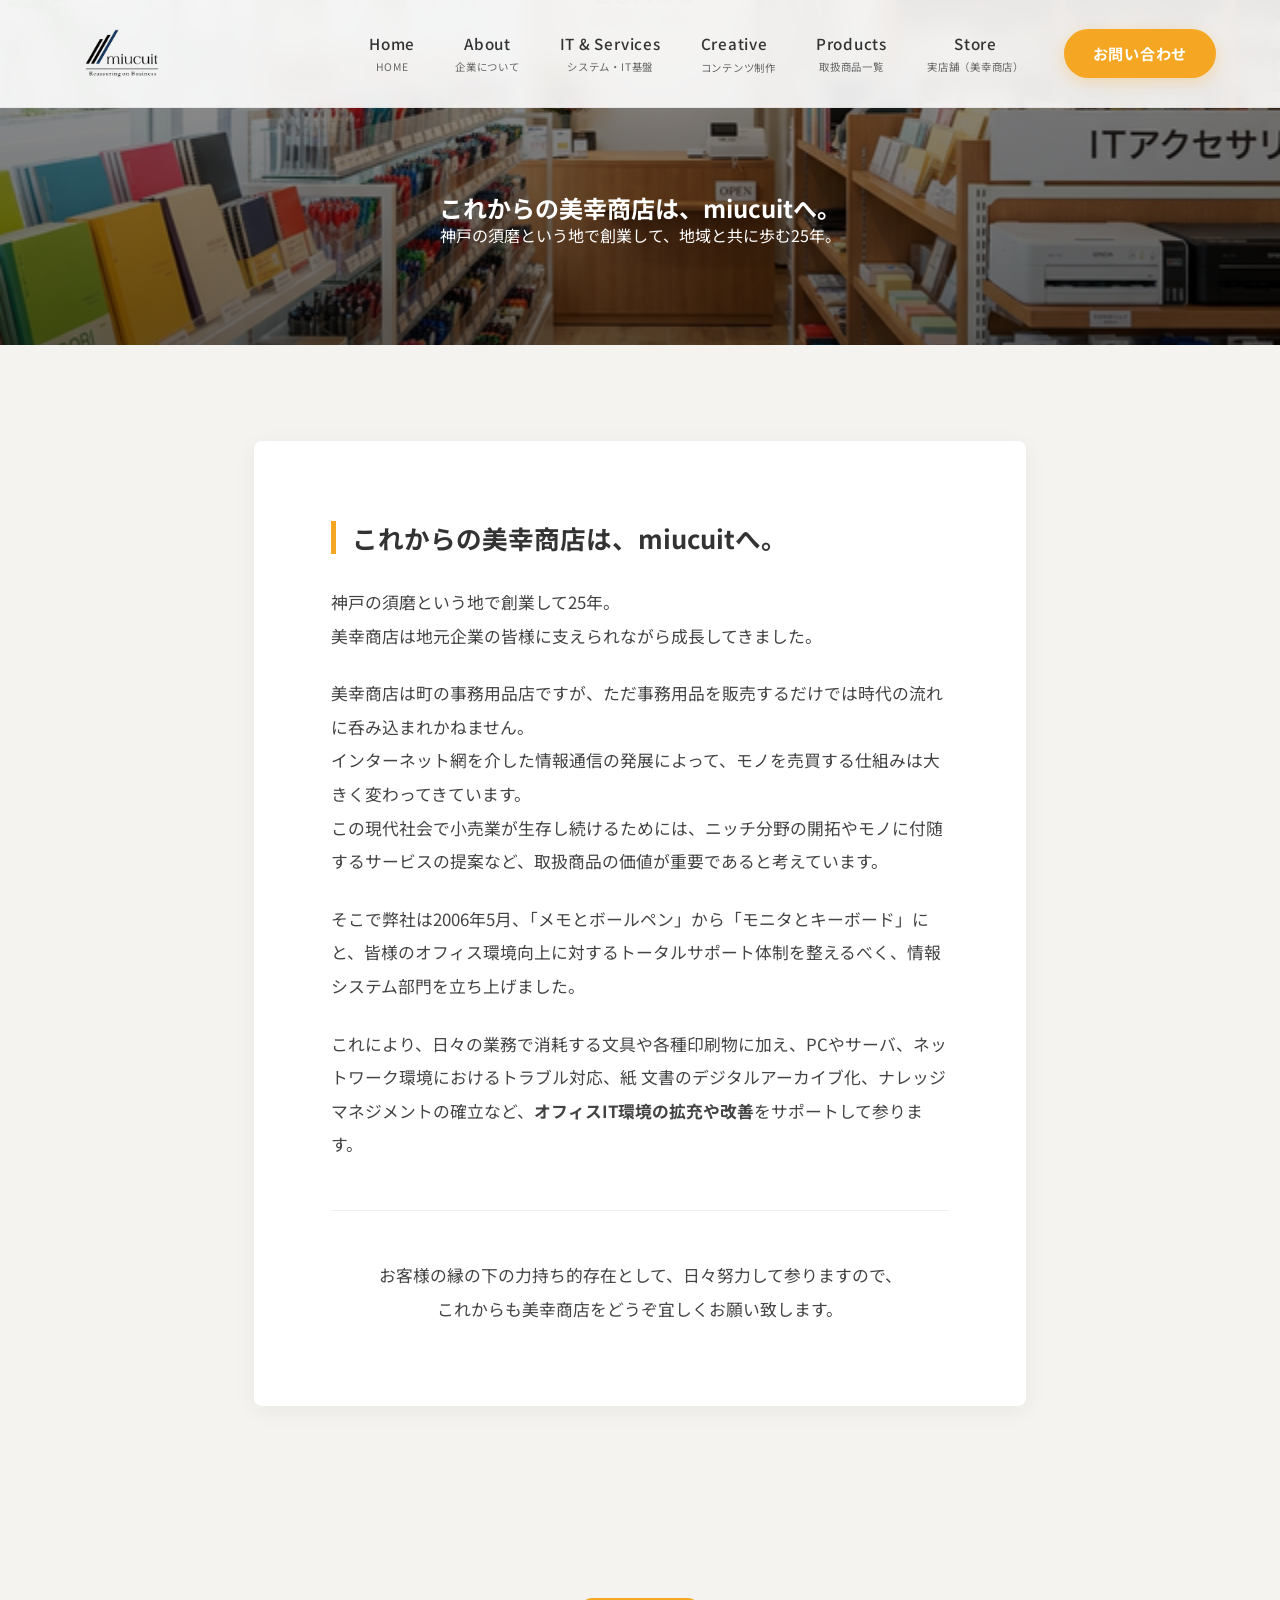
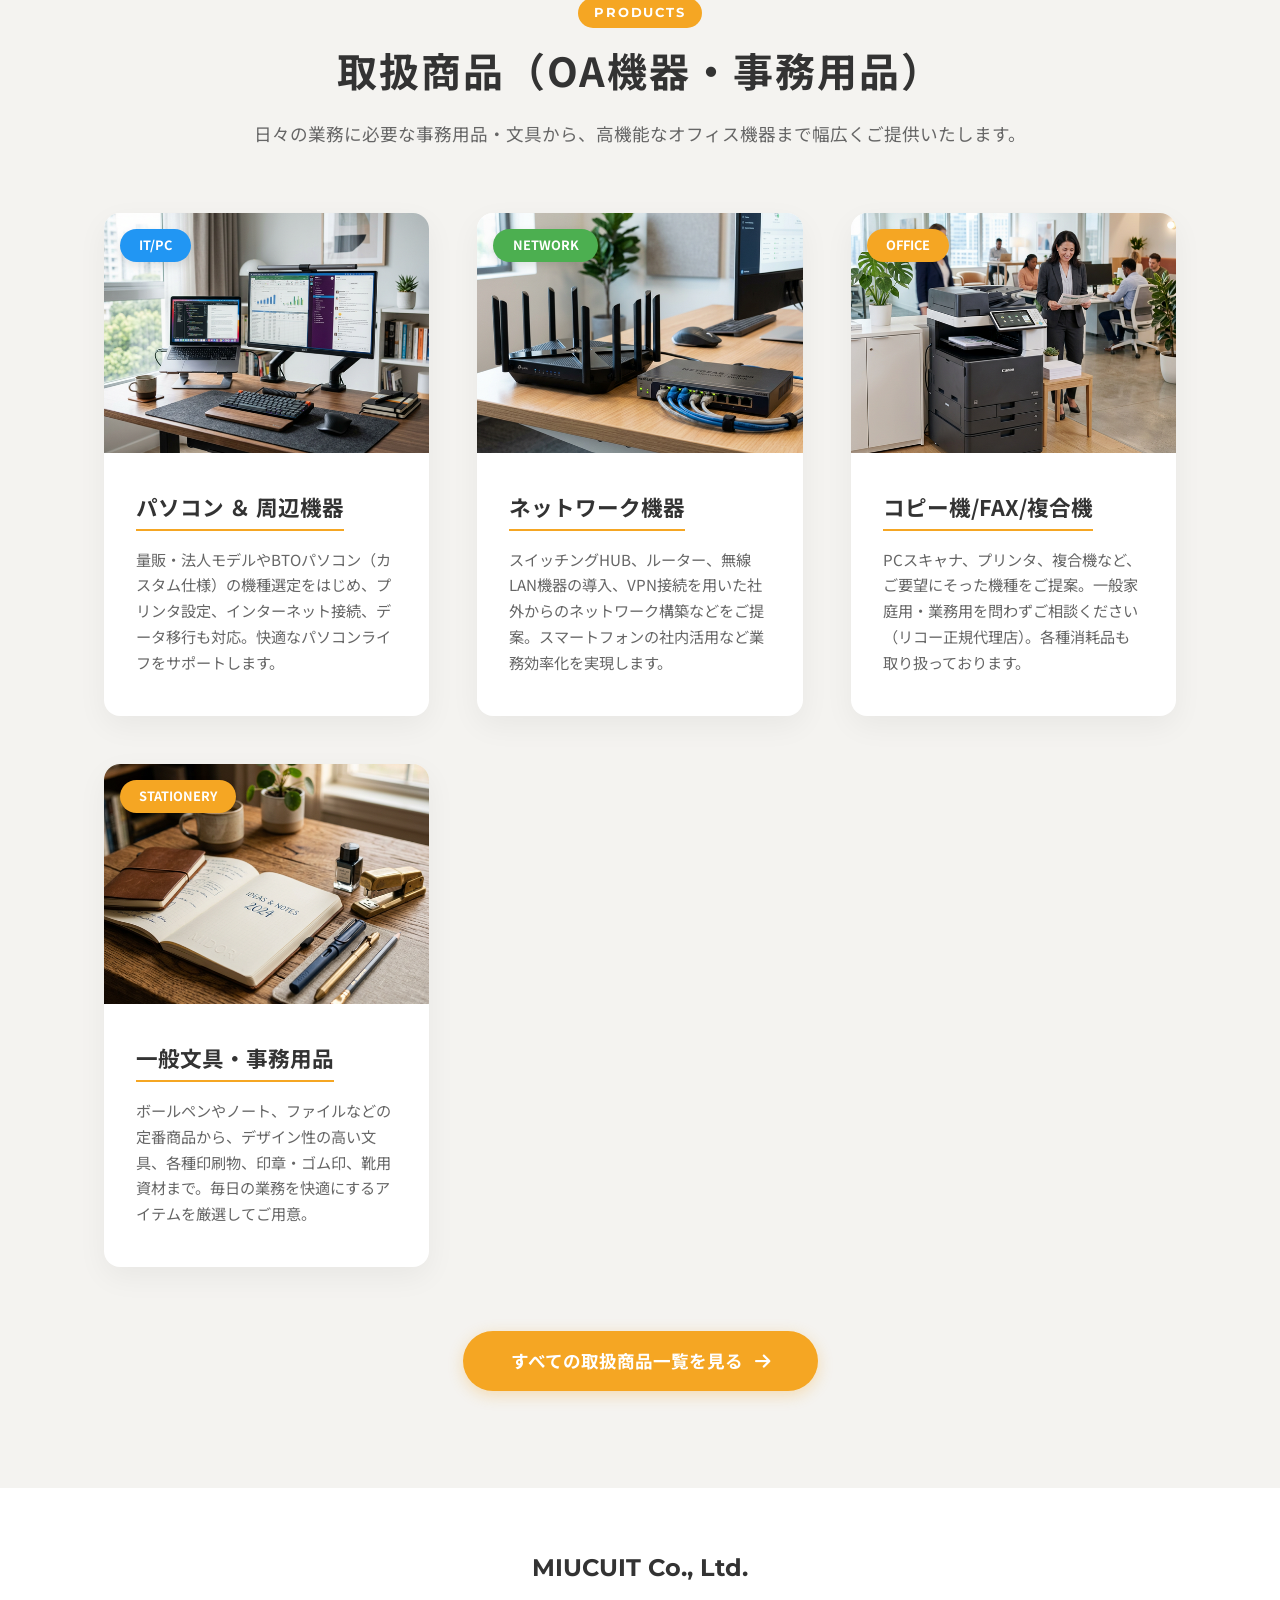
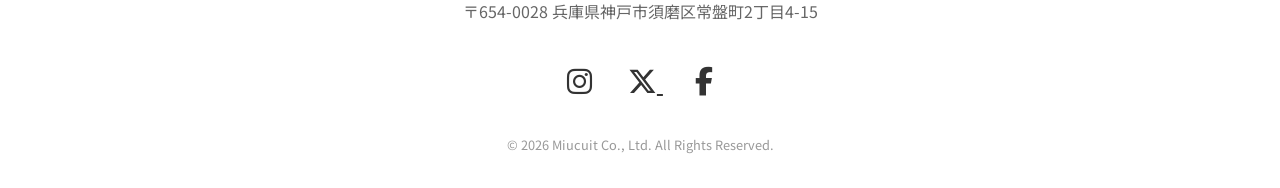
<file: store.html>
<!DOCTYPE html>
<html lang="ja">
<head>
    <meta charset="UTF-8">
    <meta name="viewport" content="width=device-width, initial-scale=1.0">
    <title>実店舗（美幸商店） - 株式会社ミユキット</title>
    <meta name="description" content="神戸市須磨区で25年。「美幸商店」として文具を販売するだけでなく、オフィスIT環境の拡充や改善もサポートする現代の文具店として歩んでいます。">
    <!-- Font Awesome -->
    <link rel="stylesheet" href="https://cdnjs.cloudflare.com/ajax/libs/font-awesome/6.4.0/css/all.min.css">
    <!-- Google Fonts -->
    <link rel="preconnect" href="https://fonts.googleapis.com">
    <link rel="preconnect" href="https://fonts.gstatic.com" crossorigin>
    <link href="https://fonts.googleapis.com/css2?family=Montserrat:wght@400;500;700&family=Noto+Sans+JP:wght@400;500;700;900&display=swap" rel="stylesheet">
    <link rel="stylesheet" href="styles.css">
    <link rel="icon" href="favicon.ico" type="image/x-icon">
    <style>
        .store-header {
            padding: 12rem 0 6rem;
            background: linear-gradient(rgba(0, 0, 0, 0.4), rgba(0, 0, 0, 0.6)), url('stationery_store_hero_1773299243162.png') no-repeat center center/cover;
            color: #fff;
            text-align: center;
        }
    </style>
</head>
<body>
    <!-- Clean, Friendly Navigation -->
    <header class="navbar">
        <div class="nav-container">
            <a href="index.html" class="logo"><img src="miucuit_logo.png" alt="ミユキット ロゴ"></a>
            
            <div class="menu-toggle" id="mobile-menu">
                <span></span>
                <span></span>
                <span></span>
            </div>

            <nav class="nav-links" id="nav-links">
                <a href="index.html">Home<span class="en">HOME</span></a>
                <a href="company.html">About<span class="en">企業について</span></a>
                <a href="service.html">IT & Services<span class="en">システム・IT基盤</span></a>
                
                <div class="has-dropdown">
                    <span class="nav-item-title">Creative<span class="en">コンテンツ制作</span></span>
                    <div class="dropdown-menu">
                        <a href="service.html#web">WEBサイト・グラフィック制作</a>
                        <a href="video.html">成果の出る動画・映像制作</a>
                    </div>
                </div>

                <a href="products.html">Products<span class="en">取扱商品一覧</span></a>
                <a href="store.html" class="active">Store<span class="en">実店舗（美幸商店）</span></a>
                <a href="index.html#contact" class="nav-contact-btn">お問い合わせ</a>
            </nav>
        </div>
    </header>

    <!-- Page Header with Generated Image -->
    <section class="store-header fade-up">
        <div class="container relative" style="z-index: 1;">
            <h1 class="page-title" style="color: #fff;">これからの美幸商店は、miucuitへ。</h1>
            <p class="page-subtitle" style="color: #fff;">神戸の須磨という地で創業して、地域と共に歩む25年。</p>
        </div>
    </section>

    <!-- Concept Section -->
    <section class="store-concept-section bg-light-gray" style="padding: 6rem 0;">
        <div class="container" style="max-width: 900px;">
            <div class="company-brochure fade-up delay-1" style="background: #fff; padding: 5rem 10%; border-radius: 8px; box-shadow: 0 5px 25px rgba(0,0,0,0.05); text-align: left; line-height: 2;">
                
                <h2 style="font-size: 1.6rem; color: var(--primary-text); margin-bottom: 2rem; border-left: 5px solid var(--accent-orange); padding-left: 1rem;">これからの美幸商店は、miucuitへ。</h2>
                
                <p style="color: #444; margin-bottom: 1.5rem; font-size: 1.05rem;">
                    神戸の須磨という地で創業して25年。<br>
                    美幸商店は地元企業の皆様に支えられながら成長してきました。
                </p>

                <p style="color: #444; margin-bottom: 1.5rem; font-size: 1.05rem;">
                    美幸商店は町の事務用品店ですが、ただ事務用品を販売するだけでは時代の流れに呑み込まれかねません。<br>
                    インターネット網を介した情報通信の発展によって、モノを売買する仕組みは大きく変わってきています。<br>
                    この現代社会で小売業が生存し続けるためには、ニッチ分野の開拓やモノに付随するサービスの提案など、取扱商品の価値が重要であると考えています。
                </p>

                <p style="color: #444; margin-bottom: 1.5rem; font-size: 1.05rem;">
                    そこで弊社は2006年5月、「メモとボールペン」から「モニタとキーボード」にと、皆様のオフィス環境向上に対するトータルサポート体制を整えるべく、情報システム部門を立ち上げました。
                </p>

                <p style="color: #444; margin-bottom: 2.5rem; font-size: 1.05rem;">
                    これにより、日々の業務で消耗する文具や各種印刷物に加え、PCやサーバ、ネットワーク環境におけるトラブル対応、紙 文書のデジタルアーカイブ化、ナレッジマネジメントの確立など、<strong>オフィスIT環境の拡充や改善</strong>をサポートして参ります。
                </p>

                <p style="color: #444; font-size: 1.05rem; text-align: center; margin-top: 3rem; padding-top: 3rem; border-top: 1px solid #eee;">
                    お客様の縁の下の力持ち的存在として、日々努力して参りますので、<br>
                    これからも美幸商店をどうぞ宜しくお願い致します。
                </p>

            </div>
        </div>
    </section>

    <!-- Office Items / Hardware Section Link -->
    <section class="products-showcase" style="padding: 6rem 0; background-color: var(--bg-light-gray);">
        <div class="container">
            <div class="section-header center fade-up delay-2">
                <span class="section-tag" style="background-color: var(--accent-orange); color: white; padding: 0.3rem 1rem; border-radius: 20px; font-size: 0.8rem; font-weight: 700; margin-bottom: 1rem; display: inline-block;">Products</span>
                <h2 class="section-title">取扱商品（OA機器・事務用品）</h2>
                <p class="section-subtitle">日々の業務に必要な事務用品・文具から、高機能なオフィス機器まで幅広くご提供いたします。</p>
            </div>

            <style>
                /* Reuse product-card styles from products.html */
                .product-grid { display: grid; grid-template-columns: repeat(auto-fit, minmax(320px, 1fr)); gap: 3rem; margin-top: 4rem; }
                .product-card { background: #fff; border-radius: var(--border-radius-lg); overflow: hidden; box-shadow: var(--shadow-soft); transition: transform 0.3s ease, box-shadow 0.3s ease; height: 100%; display: flex; flex-direction: column; text-align: left; }
                .product-card:hover { transform: translateY(-10px); box-shadow: var(--shadow-hover); }
                .product-img-wrapper { width: 100%; height: 240px; overflow: hidden; background-color: var(--bg-light-gray); position: relative; }
                .product-img-wrapper img { width: 100%; height: 100%; object-fit: cover; transition: transform 0.5s ease; }
                .product-card:hover .product-img-wrapper img { transform: scale(1.05); }
                .product-content-inner { padding: 2.5rem 2rem; display: flex; flex-direction: column; flex-grow: 1; }
                .product-title-inner { font-size: 1.35rem; color: var(--primary-text); margin-bottom: 1rem; border-bottom: 2px solid var(--accent-orange); padding-bottom: 0.5rem; display: inline-block; align-self: flex-start; }
                .category-tag { position: absolute; top: 1rem; left: 1rem; background-color: var(--accent-orange); color: #fff; padding: 0.4rem 1.2rem; border-radius: 50px; font-size: 0.8rem; font-weight: 700; z-index: 2; box-shadow: 0 4px 10px rgba(0,0,0,0.1); }
                .tag-furniture { background-color: var(--accent-green); }
                .tag-network { background-color: #4CAF50; }
                .tag-pc { background-color: #2196F3; }
            </style>

            <div class="product-grid">
                <!-- Product PC -->
                <div class="product-card fade-up delay-1">
                    <div class="product-img-wrapper">
                        <span class="category-tag tag-pc">IT/PC</span>
                        <img src="pc_accessories_1773300396827.png" alt="パソコン＆周辺機器">
                    </div>
                    <div class="product-content-inner">
                        <h2 class="product-title-inner">パソコン ＆ 周辺機器</h2>
                        <p class="service-desc">量販・法人モデルやBTOパソコン（カスタム仕様）の機種選定をはじめ、プリンタ設定、インターネット接続、データ移行も対応。快適なパソコンライフをサポートします。</p>
                    </div>
                </div>

                <!-- Product Network -->
                <div class="product-card fade-up delay-2">
                    <div class="product-img-wrapper">
                        <span class="category-tag tag-network">NETWORK</span>
                        <img src="network_equipment_1773300412902.png" alt="ネットワーク機器">
                    </div>
                    <div class="product-content-inner">
                        <h2 class="product-title-inner">ネットワーク機器</h2>
                        <p class="service-desc">スイッチングHUB、ルーター、無線LAN機器の導入、VPN接続を用いた社外からのネットワーク構築などをご提案。スマートフォンの社内活用など業務効率化を実現します。</p>
                    </div>
                </div>

                <!-- Product Office -->
                <div class="product-card fade-up delay-3">
                    <div class="product-img-wrapper">
                        <span class="category-tag">OFFICE</span>
                        <img src="multifunction_printer_1773300426855.png" alt="コピー機/FAX/複合機">
                    </div>
                    <div class="product-content-inner">
                        <h2 class="product-title-inner">コピー機/FAX/複合機</h2>
                        <p class="service-desc">PCスキャナ、プリンタ、複合機など、ご要望にそった機種をご提案。一般家庭用・業務用を問わずご相談ください（リコー正規代理店）。各種消耗品も取り扱っております。</p>
                    </div>
                </div>

                <!-- Product Stationeries -->
                <div class="product-card fade-up delay-1">
                    <div class="product-img-wrapper">
                        <span class="category-tag">STATIONERY</span>
                        <img src="stationery_items_1773300382074.png" alt="一般文具・事務用品">
                    </div>
                    <div class="product-content-inner">
                        <h2 class="product-title-inner">一般文具・事務用品</h2>
                        <p class="service-desc">ボールペンやノート、ファイルなどの定番商品から、デザイン性の高い文具、各種印刷物、印章・ゴム印、靴用資材まで。毎日の業務を快適にするアイテムを厳選してご用意。</p>
                    </div>
                </div>
            </div>

            <div class="center fade-up delay-2" style="margin-top: 4rem;">
                <a href="products.html" class="btn btn-primary" style="display: inline-block; padding: 1rem 3rem; border-radius: 50px; font-size: 1.1rem; font-weight: 700; background-color: var(--accent-orange); color: #fff; text-decoration: none; box-shadow: 0 4px 15px rgba(245, 166, 35, 0.3); transition: all 0.3s ease;">
                    すべての取扱商品一覧を見る <i class="fa-solid fa-arrow-right" style="margin-left: 0.5rem;"></i>
                </a>
            </div>
        </div>
    </section>

    <!-- Footer -->
    <footer class="site-footer">
        <div class="container center">
            <h2 class="footer-logo">MIUCUIT Co., Ltd.</h2>
            <p class="footer-address">〒654-0028 兵庫県神戸市須磨区常盤町2丁目4-15</p>
            
            <div class="footer-socials" style="margin: 2rem 0;">
                <a href="https://www.instagram.com/miucuitjp/?hl=ja" target="_blank" rel="noopener noreferrer" style="color: var(--primary-text); font-size: 1.8rem; margin: 0 1rem; transition: color 0.3s;"><i class="fa-brands fa-instagram"></i></a>
                <a href="https://x.com/miucuitjp" target="_blank" rel="noopener noreferrer" style="color: var(--primary-text); font-size: 1.8rem; margin: 0 1rem; transition: color 0.3s;">
                    <svg xmlns="http://www.w3.org/2000/svg" height="1em" viewBox="0 0 512 512" style="fill: currentColor; vertical-align: -0.125em;"><path d="M389.2 48h70.6L305.6 224.2 487 464H345L233.7 318.6 106.5 464H35.8L200.7 275.5 26.8 48H172.4L272.9 180.9 389.2 48zM364.4 421.8h39.1L151.1 88h-42L364.4 421.8z"/></svg>
                </a>
                <a href="https://ja-jp.facebook.com/miucuitjp/" target="_blank" rel="noopener noreferrer" style="color: var(--primary-text); font-size: 1.8rem; margin: 0 1rem; transition: color 0.3s;"><i class="fa-brands fa-facebook-f"></i></a>
            </div>

            <p class="copyright">&copy; 2026 Miucuit Co., Ltd. All Rights Reserved.</p>
        </div>
    </footer>

    <!-- Responsive Navigation Logic -->
    <script>
        document.addEventListener('DOMContentLoaded', () => {
            const mobileMenu = document.getElementById('mobile-menu');
            const navLinks = document.getElementById('nav-links');
            
            if (mobileMenu && navLinks) {
                mobileMenu.addEventListener('click', () => {
                    mobileMenu.classList.toggle('active');
                    navLinks.classList.toggle('active');
                });
            }

            const dropdowns = document.querySelectorAll('.has-dropdown');
            dropdowns.forEach(dropdown => {
                dropdown.addEventListener('click', (e) => {
                    if (window.innerWidth <= 900) {
                        dropdown.classList.toggle('active');
                    }
                });
            });

            const observer = new IntersectionObserver((entries) => {
                entries.forEach(entry => {
                    if (entry.isIntersecting) {
                        entry.target.classList.add('is-visible');
                        observer.unobserve(entry.target);
                    }
                });
            }, {
                threshold: 0.1,
                rootMargin: "0px 0px -50px 0px"
            });
            document.querySelectorAll('.fade-up').forEach(el => observer.observe(el));
        });
    </script>
</body>
</html>
</file>
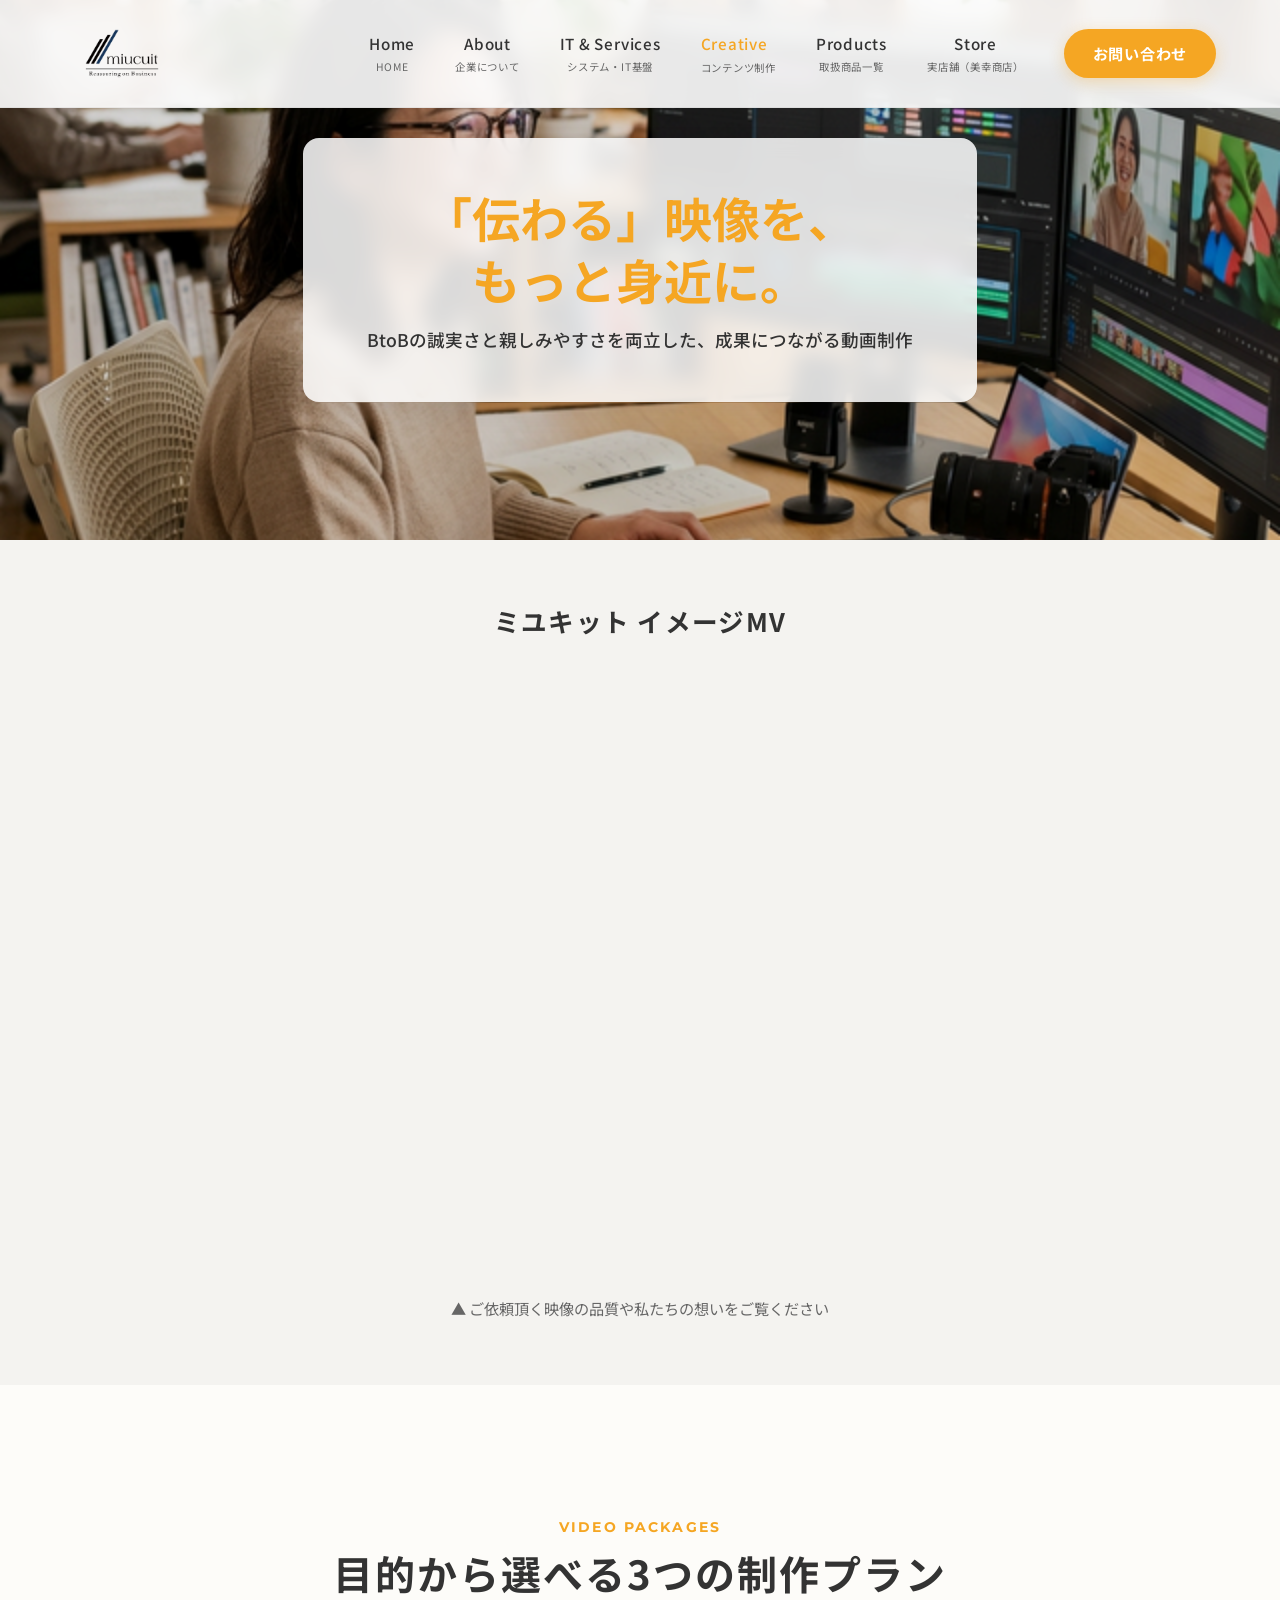
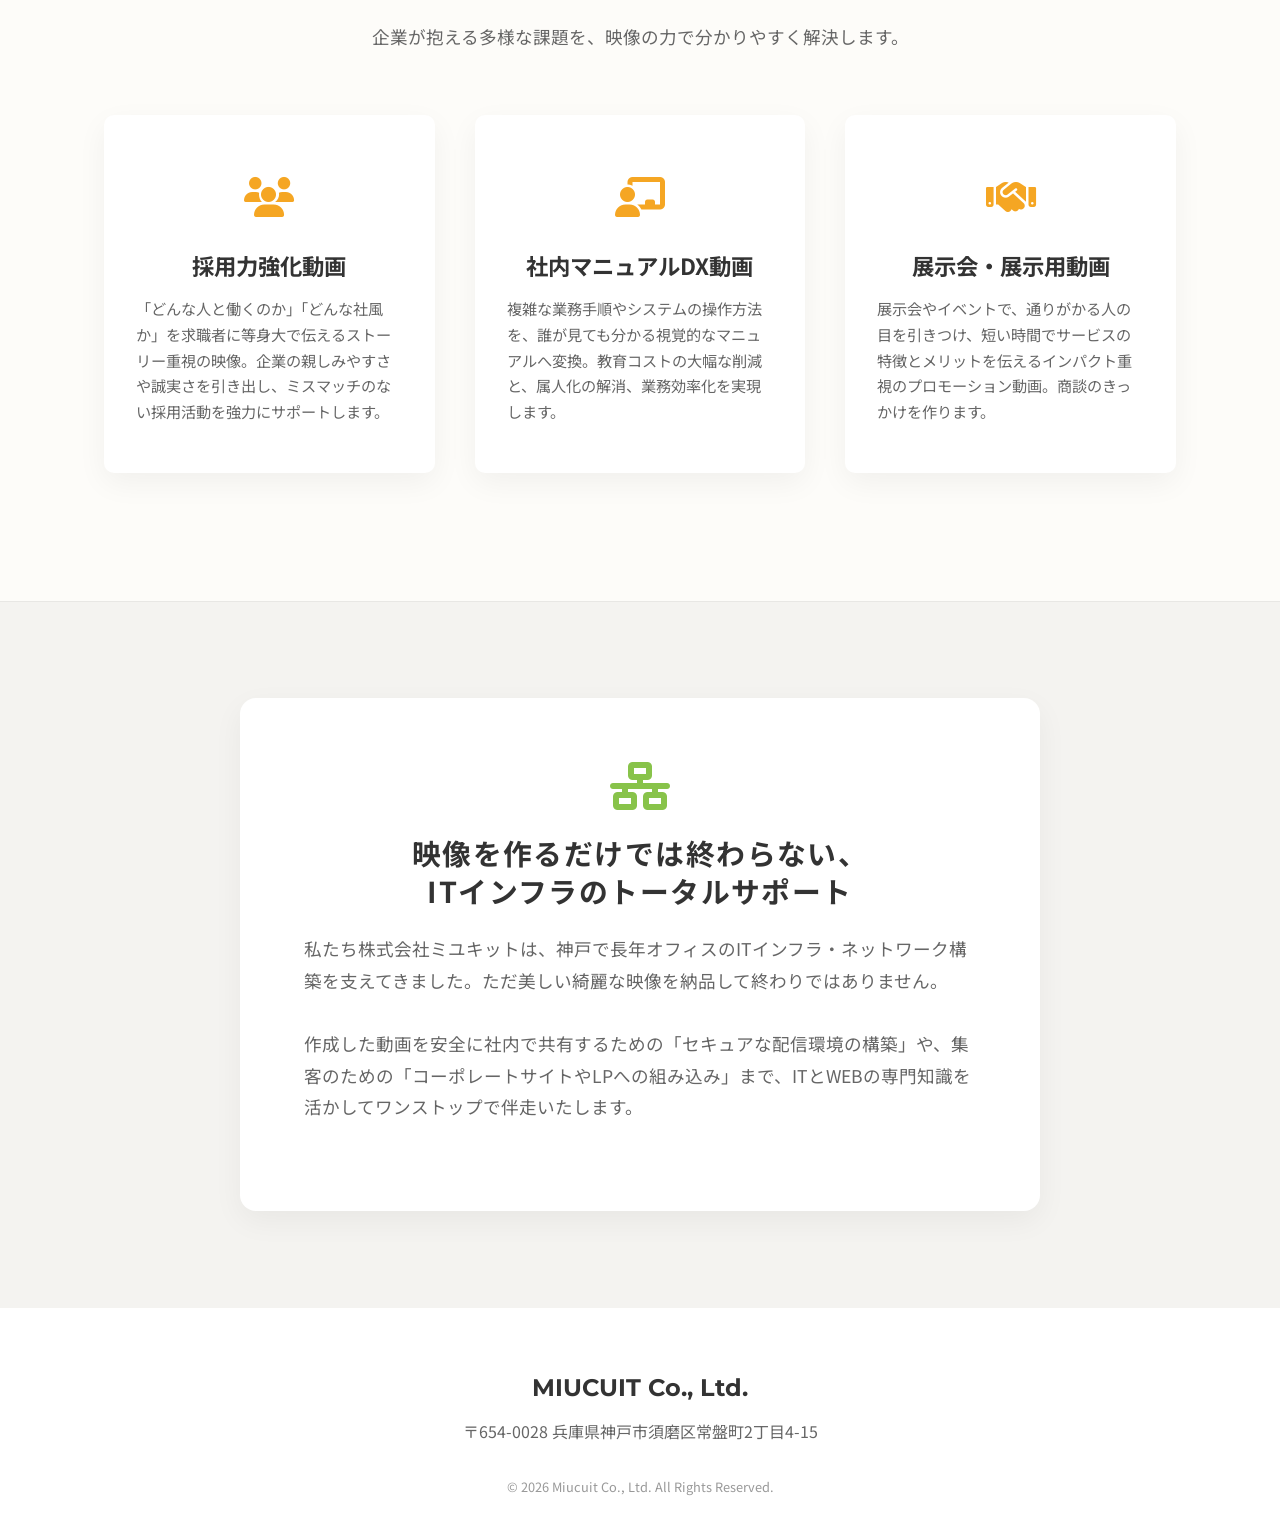
<file: video.html>
<!DOCTYPE html>
<html lang="ja">
<head>
    <meta charset="UTF-8">
    <meta name="viewport" content="width=device-width, initial-scale=1.0">
    <title>映像制作・コンテンツ - 株式会社ミユキット</title>
    <meta name="description" content="株式会社ミユキットの映像制作・コンテンツ事業。誠実で親しみやすい映像制作からWEBへの組み込みまで、オフィスのITインフラを支える私たちだからできるトータルサポート。">
    <!-- Font Awesome for friendly icons -->
    <link rel="stylesheet" href="https://cdnjs.cloudflare.com/ajax/libs/font-awesome/6.4.0/css/all.min.css">
    <!-- Google Fonts: Noto Sans JP & Montserrat -->
    <link rel="preconnect" href="https://fonts.googleapis.com">
    <link rel="preconnect" href="https://fonts.gstatic.com" crossorigin>
    <link href="https://fonts.googleapis.com/css2?family=Montserrat:wght@400;500;700&family=Noto+Sans+JP:wght@400;500;700;900&display=swap" rel="stylesheet">
    <link rel="stylesheet" href="styles.css">
    <link rel="icon" href="favicon.ico" type="image/x-icon">
    <style>
        .video-hero {
            position: relative;
            width: 100%;
            height: 60vh;
            display: flex;
            align-items: center;
            justify-content: center;
            overflow: hidden;
            background-color: var(--bg-color);
        }
        .video-hero img.bg-img {
            position: absolute;
            top: 50%;
            left: 50%;
            min-width: 100%;
            min-height: 100%;
            width: auto;
            height: auto;
            transform: translate(-50%, -50%);
            z-index: 0;
            object-fit: cover;
            /* 밝고 친근한 이미지 유지 */
            filter: brightness(0.85);
        }
        .video-hero-content {
            position: relative;
            z-index: 10;
            text-align: center;
            background: rgba(255, 255, 255, 0.85);
            padding: 3rem 4rem;
            border-radius: var(--border-radius-lg);
            box-shadow: var(--shadow-soft);
            max-width: 800px;
            backdrop-filter: blur(10px);
            margin: 0 5vw;
        }
        .video-hero-title {
            font-size: clamp(2rem, 4vw, 3rem);
            color: var(--accent-orange);
            margin-bottom: 1rem;
        }
        .video-hero-subtitle {
            font-size: 1.1rem;
            color: var(--primary-text);
            font-weight: 500;
        }

        .packages-section {
            padding: 8rem 0;
        }
        
        .strength-section {
            padding: 6rem 0;
            background-color: var(--bg-light-gray);
            border-top: 1px solid rgba(0,0,0,0.05);
        }
        
        .strength-container {
            max-width: 800px;
            margin: 0 auto;
            text-align: center;
            background: #fff;
            padding: 4rem;
            border-radius: var(--border-radius-lg);
            box-shadow: var(--shadow-soft);
        }
        .strength-icon {
            font-size: 3rem;
            color: var(--accent-green);
            margin-bottom: 1.5rem;
        }
    </style>
</head>
<body>
    <!-- Clean, Friendly Navigation -->
    <header class="navbar">
        <div class="nav-container">
            <a href="index.html" class="logo"><img src="miucuit_logo.png" alt="ミユキット ロゴ"></a>
            
            <div class="menu-toggle" id="mobile-menu">
                <span></span>
                <span></span>
                <span></span>
            </div>

            <nav class="nav-links" id="nav-links">
                <a href="index.html">Home<span class="en">HOME</span></a>
                <a href="company.html">About<span class="en">企業について</span></a>
                <a href="service.html">IT & Services<span class="en">システム・IT基盤</span></a>
                
                <div class="has-dropdown">
                    <span class="nav-item-title" style="color: var(--accent-orange);">Creative<span class="en">コンテンツ制作</span></span>
                    <div class="dropdown-menu">
                        <a href="service.html#web">WEBサイト・グラフィック制作</a>
                        <a href="video.html" style="color: var(--accent-orange);">成果の出る動画・映像制作</a>
                    </div>
                </div>

                <a href="products.html">Products<span class="en">取扱商品一覧</span></a>
                <a href="store.html">Store<span class="en">実店舗（美幸商店）</span></a>
                <a href="index.html#contact" class="nav-contact-btn">お問い合わせ</a>
            </nav>
        </div>
    </header>

    <!-- Bright, Friendly Hero Section for Video -->
    <section class="video-hero">
        <img class="bg-img" src="video_friendly_creator.png" alt="笑顔で動画編集を行う女性クリエイター">
        <div class="video-hero-content fade-up">
            <h1 class="video-hero-title"><span class="inline-block-text">「伝わる」映像を、</span><br><span class="inline-block-text">もっと身近に。</span></h1>
            <p class="video-hero-subtitle">BtoBの誠実さと親しみやすさを両立した、成果につながる動画制作</p>
        </div>
    </section>

    <!-- Miucuit Image MV Section (YouTube Embed) -->
    <section class="mv-section" style="padding: 4rem 0; background-color: var(--bg-light-gray);">
        <div class="container center fade-up delay-1">
            <h2 class="section-title" style="margin-bottom: 2rem; font-size: 1.6rem;">ミユキット イメージMV</h2>
            <div class="video-container" style="position: relative; padding-bottom: 56.25%; height: 0; overflow: hidden; max-width: 900px; margin: 0 auto; border-radius: var(--border-radius-lg); box-shadow: var(--shadow-lg);">
                <iframe src="https://www.youtube.com/embed/uxdkYGGKTYE?rel=0" style="position: absolute; top: 0; left: 0; width: 100%; height: 100%;" frameborder="0" allow="accelerometer; autoplay; clipboard-write; encrypted-media; gyroscope; picture-in-picture; web-share" allowfullscreen></iframe>
            </div>
            <p style="text-align: center; margin-top: 1.5rem; color: var(--secondary-text); font-size: 0.95rem;">▲ ご依頼頂く映像の品質や私たちの想いをご覧ください</p>
        </div>
    </section>

    <!-- Video Packages (Using the friendly card design from styles.css) -->
    <section class="packages-section bg-color">
        <div class="container">
            <div class="section-header center fade-up">
                <span class="section-tag">Video Packages</span>
                <h2 class="section-title"><span class="inline-block-text">目的から選べる</span><span class="inline-block-text">3つの制作プラン</span></h2>
                <p class="section-subtitle">企業が抱える多様な課題を、映像の力で分かりやすく解決します。</p>
            </div>

            <div class="services-grid grid-3">
                <!-- Package 1 -->
                <div class="service-card fade-up delay-1">
                    <div class="service-icon"><i class="fa-solid fa-users"></i></div>
                    <h3 class="service-title">採用力強化動画</h3>
                    <p class="service-desc">
                        「どんな人と働くのか」「どんな社風か」を求職者に等身大で伝えるストーリー重視の映像。企業の親しみやすさや誠実さを引き出し、ミスマッチのない採用活動を強力にサポートします。
                    </p>
                </div>

                <!-- Package 2 -->
                <div class="service-card fade-up delay-2">
                    <div class="service-icon"><i class="fa-solid fa-chalkboard-user"></i></div>
                    <h3 class="service-title">社内マニュアルDX動画</h3>
                    <p class="service-desc">
                        複雑な業務手順やシステムの操作方法を、誰が見ても分かる視覚的なマニュアルへ変換。教育コストの大幅な削減と、属人化の解消、業務効率化を実現します。
                    </p>
                </div>

                <!-- Package 3 -->
                <div class="service-card fade-up delay-3">
                    <div class="service-icon"><i class="fa-solid fa-handshake"></i></div>
                    <h3 class="service-title">展示会・展示用動画</h3>
                    <p class="service-desc">
                        展示会やイベントで、通りがかる人の目を引きつけ、短い時間でサービスの特徴とメリットを伝えるインパクト重視のプロモーション動画。商談のきっかけを作ります。
                    </p>
                </div>
            </div>
        </div>
    </section>

    <!-- Unique Strength (IT Integration) -->
    <section class="strength-section">
        <div class="container fade-up delay-2">
            <div class="strength-container">
                <i class="fa-solid fa-network-wired strength-icon"></i>
                <h2 class="section-title" style="font-size: 1.8rem;"><span class="inline-block-text">映像を作るだけでは終わらない、</span><br><span class="inline-block-text">ITインフラのトータルサポート</span></h2>
                <p class="about-desc" style="text-align: left;">
                    私たち株式会社ミユキットは、神戸で長年オフィスのITインフラ・ネットワーク構築を支えてきました。ただ美しい綺麗な映像を納品して終わりではありません。<br><br>
                    作成した動画を安全に社内で共有するための「セキュアな配信環境の構築」や、集客のための「コーポレートサイトやLPへの組み込み」まで、ITとWEBの専門知識を活かしてワンストップで伴走いたします。
                </p>
            </div>
        </div>
    </section>

    <!-- Footer -->
    <footer class="site-footer">
        <div class="container center">
            <h2 class="footer-logo">MIUCUIT Co., Ltd.</h2>
            <p class="footer-address">〒654-0028 兵庫県神戸市須磨区常盤町2丁目4-15</p>
            <p class="copyright">&copy; 2026 Miucuit Co., Ltd. All Rights Reserved.</p>
        </div>
    </footer>

    <!-- Scrolltelling Logic -->
    <script>
        document.addEventListener('DOMContentLoaded', () => {
            const mobileMenu = document.getElementById('mobile-menu');
            const navLinks = document.getElementById('nav-links');
            
            if (mobileMenu && navLinks) {
                mobileMenu.addEventListener('click', () => {
                    mobileMenu.classList.toggle('active');
                    navLinks.classList.toggle('active');
                });
            }

            const dropdowns = document.querySelectorAll('.has-dropdown');
            dropdowns.forEach(dropdown => {
                dropdown.addEventListener('click', (e) => {
                    if (window.innerWidth <= 900) {
                        dropdown.classList.toggle('active');
                    }
                });
            });

            const observer = new IntersectionObserver((entries) => {
                entries.forEach(entry => {
                    if (entry.isIntersecting) {
                        entry.target.classList.add('is-visible');
                    }
                });
            }, {
                threshold: 0.1,
                rootMargin: "0px 0px -50px 0px"
            });
            document.querySelectorAll('.fade-up').forEach(el => observer.observe(el));
        });
    </script>
</body>
</html>
</file>
<file: styles.css>
/* =========================================================
   MIUCUIT Friendly Corporate Design System
   ========================================================= */

:root {
    /* Base Colors - Soft and Clean */
    --bg-color: #fdfcf9; /* Slightly brighter Ivory / Off-white for warmth */
    --bg-light-gray: #f4f3f0; /* Slight contrast for alternating sections */
    --primary-text: #333333; /* Dark gray for readability, softer than pure black */
    --secondary-text: #666666; /* Medium gray for descriptions and subtitles */
    
    /* Accent Colors - Friendly & Approachable */
    --accent-orange: #f5a623; /* Warm orange */
    --accent-green: #88c34a; /* Soft green */
    --nav-bg: rgba(255, 255, 255, 0.9); /* Glassmorphism on lightbg */
    
    /* Shapes - Restrained rounded corners (per request) */
    --border-radius-sm: 6px;
    --border-radius-md: 10px;
    --border-radius-lg: 16px;
    
    /* Shadows - Soft and lifting */
    --shadow-soft: 0 10px 30px rgba(0, 0, 0, 0.05);
    --shadow-hover: 0 15px 40px rgba(0, 0, 0, 0.1);
}

* {
    margin: 0;
    padding: 0;
    box-sizing: border-box;
}

body {
    font-family: 'Noto Sans JP', sans-serif; /* Modern, readable, slightly rounded Gothic */
    background-color: var(--bg-color);
    color: var(--primary-text);
    line-height: 1.6;
    overflow-x: hidden;
}

/* =========================================================
   Typography & Utility Classes
   ========================================================= */

h1, h2, h3, h4 {
    font-family: 'Noto Sans JP', sans-serif;
    font-weight: 700;
    color: var(--primary-text);
    line-height: 1.3;
    word-break: auto-phrase; /* Modern standard for Japanese typography, auto fallback */
    overflow-wrap: break-word;
}

@media (max-width: 768px) {
    h1, h2, h3, h4 {
        word-break: normal; /* Force normal wrapping on small screens to prevent overflow */
    }
}

.center {
    text-align: center;
}

.inline-block-text {
    display: inline-block;
}

@media (max-width: 768px) {
    .inline-block-text {
        display: inline; /* Disable block behavior on mobile so long text wraps naturally without expanding container */
    }
}

.bg-light-gray {
    background-color: var(--bg-light-gray);
}

.container {
    max-width: 1200px;
    margin: 0 auto;
    padding: 0 5vw;
}

/* Section Shared Styles */
.section-tag {
    display: inline-block;
    font-family: 'Montserrat', sans-serif;
    font-size: 0.9rem;
    font-weight: 700;
    color: var(--accent-orange);
    text-transform: uppercase;
    letter-spacing: 0.15em;
    margin-bottom: 0.5rem;
}

.section-title {
    font-size: clamp(2rem, 4vw, 2.5rem);
    margin-bottom: 1.5rem;
    letter-spacing: 0.05em;
}

.section-subtitle {
    font-size: 1.1rem;
    color: var(--secondary-text);
    margin-bottom: 4rem;
}

/* =========================================================
   Navigation (Light Glassmorphism)
   ========================================================= */
.navbar {
    position: fixed;
    top: 0;
    left: 0;
    width: 100%;
    z-index: 1000;
    background: var(--nav-bg);
    backdrop-filter: blur(10px);
    -webkit-backdrop-filter: blur(10px);
    border-bottom: 1px solid rgba(0, 0, 0, 0.05);
    transition: all 0.4s ease;
}

.nav-container {
    max-width: 1400px;
    margin: 0 auto;
    display: flex;
    justify-content: space-between;
    align-items: center;
    padding: 1rem 5vw;
}

.logo img {
    height: 75px; /* Increased from 55px */
    width: auto;
    vertical-align: middle;
}

.nav-links {
    display: flex;
    align-items: center;
    gap: 2.5rem;
}

.nav-links > a, .has-dropdown > span.nav-item-title {
    text-decoration: none;
    color: var(--primary-text);
    font-size: 0.95rem;
    font-weight: 500;
    letter-spacing: 0.05em;
    transition: color 0.3s ease;
    text-align: center;
    cursor: pointer;
}

.nav-links > a > span.en, .has-dropdown > span.nav-item-title > span.en {
    display: block;
    font-size: 0.65rem;
    color: var(--secondary-text);
    margin-top: 0.2rem;
    font-weight: 400;
}

.nav-links a:hover, .has-dropdown:hover > span.nav-item-title {
    color: var(--accent-orange);
}

/* Dropdown Menu styling */
.has-dropdown {
    position: relative;
    padding-bottom: 15px;
    margin-bottom: -15px;
}

.dropdown-menu {
    position: absolute;
    top: 100%;
    left: 50%;
    transform: translateX(-50%) translateY(10px);
    background: #fff;
    min-width: 220px;
    box-shadow: var(--shadow-hover);
    border-radius: var(--border-radius-sm);
    padding: 1rem 0;
    opacity: 0;
    visibility: hidden;
    transition: all 0.3s ease;
    display: flex;
    flex-direction: column;
    z-index: 1000;
}

.has-dropdown:hover .dropdown-menu {
    opacity: 1;
    visibility: visible;
    transform: translateX(-50%) translateY(15px);
}

.dropdown-menu a {
    padding: 0.8rem 1.5rem;
    text-align: left;
    font-size: 0.9rem;
    display: block;
    border-bottom: 1px solid var(--bg-light-gray);
    color: var(--primary-text);
    text-decoration: none;
}
.dropdown-menu a:last-child {
    border-bottom: none;
}
.dropdown-menu a:hover {
    background-color: var(--bg-light-gray);
    color: var(--accent-orange);
}

.nav-contact-btn {
    background-color: var(--accent-orange);
    color: #fff !important;
    padding: 0.8rem 1.8rem;
    border-radius: 50px;
    font-weight: 700 !important;
    transition: all 0.3s ease;
    box-shadow: 0 4px 15px rgba(245, 166, 35, 0.3);
}

.nav-contact-btn:hover {
    transform: translateY(-2px);
    box-shadow: 0 6px 20px rgba(245, 166, 35, 0.4);
    background-color: #e0961e;
}

/* Hamburger Menu Icon */
.menu-toggle {
    display: none;
    flex-direction: column;
    justify-content: space-between;
    width: 30px;
    height: 21px;
    cursor: pointer;
    z-index: 1001; /* Above mobile menu overlay */
}
.menu-toggle span {
    display: block;
    height: 3px;
    width: 100%;
    background-color: var(--primary-text);
    border-radius: 3px;
    transition: all 0.3s ease;
}

/* Mobile Responsive */
@media (max-width: 900px) {
    .menu-toggle {
        display: flex;
    }
    
    .logo img {
        height: 45px;
    }

    .nav-links {
        position: fixed;
        top: 0;
        right: -100%;
        width: 80%;
        max-width: 400px;
        height: 100vh;
        background: #fff;
        flex-direction: column;
        justify-content: flex-start;
        align-items: flex-start;
        padding: 6rem 2rem 2rem;
        gap: 1.5rem;
        box-shadow: -10px 0 30px rgba(0,0,0,0.1);
        transition: right 0.4s ease;
        overflow-y: auto;
    }

    .nav-links.active {
        right: 0;
    }

    /* Hamburger animation */
    .menu-toggle.active span:nth-child(1) {
        transform: translateY(9px) rotate(45deg);
    }
    .menu-toggle.active span:nth-child(2) {
        opacity: 0;
    }
    .menu-toggle.active span:nth-child(3) {
        transform: translateY(-9px) rotate(-45deg);
    }

    /* Reset link styles for vertical menu */
    .nav-links > a, .has-dropdown > span.nav-item-title {
        text-align: left;
        font-size: 1.1rem;
        width: 100%;
    }
    .nav-links > a > span.en, .has-dropdown > span.nav-item-title > span.en {
        display: inline;
        margin-left: 0.5rem;
    }

    /* Dropdown on mobile always expanded for simplicity or padded */
    .dropdown-menu {
        position: static;
        transform: none;
        box-shadow: none;
        opacity: 1;
        visibility: visible;
        padding: 0.5rem 0 0 1rem;
        background: transparent;
        border-left: 2px solid var(--bg-light-gray);
        border-radius: 0;
        margin-top: 0.5rem;
    }
    .dropdown-menu a {
        padding: 0.5rem 1rem;
        border-bottom: none;
    }
    
    .nav-contact-btn {
        width: 100%;
        text-align: center;
        margin-top: 1rem;
    }
}

/* =========================================================
   Hero Section
   ========================================================= */
.hero {
    position: relative;
    width: 100vw;
    height: 100vh;
    display: flex;
    align-items: center; /* Left-aligned content for corporate feel */
    padding-left: 10vw;
    overflow: hidden;
}

.bg-img {
    position: absolute;
    top: 50%;
    left: 50%;
    min-width: 100%;
    min-height: 100%;
    width: auto;
    height: auto;
    transform: translate(-50%, -50%);
    z-index: -2;
    object-fit: cover;
    /* Soften the image, slightly warm overlay instead of dark */
    filter: brightness(0.9) contrast(1.05);
}

.hero::after {
    /* Gradient overlay to make text readable but keep the image bright */
    content: '';
    position: absolute;
    top: 0;
    left: 0;
    width: 100%;
    height: 100%;
    background: linear-gradient(90deg, rgba(250, 249, 246, 0.9) 0%, rgba(250, 249, 246, 0.4) 50%, rgba(250, 249, 246, 0) 100%);
    z-index: -1;
}

.hero-content {
    max-width: 600px;
    z-index: 1;
    padding-right: 5vw; /* Ensure text doesn't touch the right edge on mobile */
}

@media (max-width: 768px) {
    .hero {
        padding-left: 5vw;
        padding-right: 5vw;
        justify-content: center;
        text-align: center;
    }
    .hero-content {
        padding-right: 0;
    }
    .hero-title {
        font-size: clamp(2rem, 8vw, 3rem); /* Slightly smaller on very small screens */
    }
    .hero-subtitle {
        text-align: left; /* Keep subtitle readable */
        font-size: 1rem;
    }
}

.hero-title {
    font-size: clamp(2.5rem, 5vw, 4rem);
    font-weight: 900;
    line-height: 1.2;
    margin-bottom: 1.5rem;
    color: var(--primary-text);
}

.hero-subtitle {
    font-size: clamp(1.1rem, 2vw, 1.3rem);
    color: var(--secondary-text);
    margin-bottom: 3rem;
    font-weight: 500;
}

.hero-btn {
    display: inline-block;
    background-color: var(--accent-green);
    color: #fff;
    text-decoration: none;
    padding: 1rem 2.5rem;
    font-size: 1.1rem;
    font-weight: 700;
    border-radius: 50px;
    transition: all 0.3s ease;
    box-shadow: 0 4px 15px rgba(136, 195, 74, 0.3);
}

.hero-btn:hover {
    transform: translateY(-3px);
    box-shadow: 0 8px 25px rgba(136, 195, 74, 0.4);
    background-color: #7cb342;
}

/* =========================================================
   About Structure
   ========================================================= */
.about-section {
    padding: 10rem 0;
}

.about-grid {
    display: grid;
    grid-template-columns: 1fr 1fr;
    gap: 5rem;
    align-items: center;
}

.about-desc {
    font-size: 1.1rem;
    color: var(--secondary-text);
    margin-bottom: 1.5rem;
    line-height: 1.8;
}

.about-image-wrapper {
    border-radius: var(--border-radius-lg);
    overflow: hidden;
    box-shadow: var(--shadow-soft);
}

.about-image {
    width: 100%;
    height: 100%;
    object-fit: cover;
    display: block;
}

@media (max-width: 900px) {
    .about-grid {
        grid-template-columns: 1fr;
    }
}

/* =========================================================
   Services Grid
   ========================================================= */
.services-section {
    padding: 8rem 0;
}

.services-grid {
    display: grid;
    gap: 2.5rem;
    margin-top: 4rem;
}

.services-grid.grid-2 {
    grid-template-columns: repeat(2, 1fr);
}

.services-grid.grid-3 {
    grid-template-columns: repeat(3, 1fr);
}

@media (max-width: 900px) {
    .services-grid.grid-2,
    .services-grid.grid-3 {
        grid-template-columns: 1fr;
    }
}

.service-card {
    background: #fff;
    padding: 3rem 2rem;
    border-radius: var(--border-radius-md);
    box-shadow: var(--shadow-soft);
    transition: all 0.4s ease;
    text-align: center;
    display: flex;
    flex-direction: column;
}

.service-card:hover {
    transform: translateY(-8px);
    box-shadow: var(--shadow-hover);
}

.service-icon {
    font-size: 2.5rem;
    color: var(--accent-orange);
    margin-bottom: 1.5rem;
}

.service-title {
    font-size: 1.4rem;
    margin-bottom: 1rem;
}

.service-desc {
    font-size: 0.95rem;
    color: var(--secondary-text);
    text-align: left;
    line-height: 1.7;
}

/* =========================================================
   CTA & Footer
   ========================================================= */
.cta-section {
    padding: 8rem 0;
    background-color: var(--bg-color);
}

.cta-title {
    font-size: clamp(1.8rem, 4vw, 2.5rem);
    margin-bottom: 1rem;
}

.cta-desc {
    color: var(--secondary-text);
    margin-bottom: 3rem;
}

.cta-actions {
    display: flex;
    justify-content: center;
    flex-wrap: wrap; /* Allow wrapping on small screens */
    gap: 1.5rem;
    margin-bottom: 2rem;
}

@media (max-width: 600px) {
    .cta-actions {
        flex-direction: column;
        align-items: stretch;
    }
    .cta-actions .btn {
        width: 100%;
        padding: 1rem 1.5rem;
    }
}

.btn {
    display: inline-block;
    padding: 1rem 2.5rem;
    font-weight: 700;
    border-radius: 50px;
    text-decoration: none;
    transition: all 0.3s ease;
}

.btn-primary {
    background-color: var(--accent-orange);
    color: #fff;
    box-shadow: 0 4px 15px rgba(245, 166, 35, 0.2);
}

.btn-primary:hover {
    transform: translateY(-2px);
    box-shadow: 0 6px 20px rgba(245, 166, 35, 0.4);
}

.btn-secondary {
    background-color: #fff;
    color: var(--primary-text);
    border: 2px solid var(--bg-light-gray);
}

.btn-secondary:hover {
    border-color: var(--accent-orange);
    color: var(--accent-orange);
}

.business-hours {
    font-size: 0.9rem;
    color: var(--secondary-text);
}

.site-footer {
    background-color: #fff;
    padding: 4rem 0 2rem;
    border-top: 1px solid var(--bg-light-gray);
}

.footer-logo {
    font-family: 'Montserrat', sans-serif;
    color: var(--primary-text);
    margin-bottom: 1rem;
}

.footer-address {
    color: var(--secondary-text);
    margin-bottom: 2rem;
}

.copyright {
    font-size: 0.8rem;
    color: #999;
}

/* =========================================================
   Scrolltelling: Fade Up Animations
   ========================================================= */
.fade-up {
    opacity: 0;
    transform: translateY(30px);
    /* Softer, friendlier easing curve */
    transition: opacity 0.8s ease-out, transform 0.8s ease-out;
}

.fade-up.is-visible {
    opacity: 1;
    transform: translateY(0);
}

.delay-1 { transition-delay: 0.1s; }
.delay-2 { transition-delay: 0.2s; }
.delay-3 { transition-delay: 0.3s; }
.delay-4 { transition-delay: 0.4s; }
</file>
